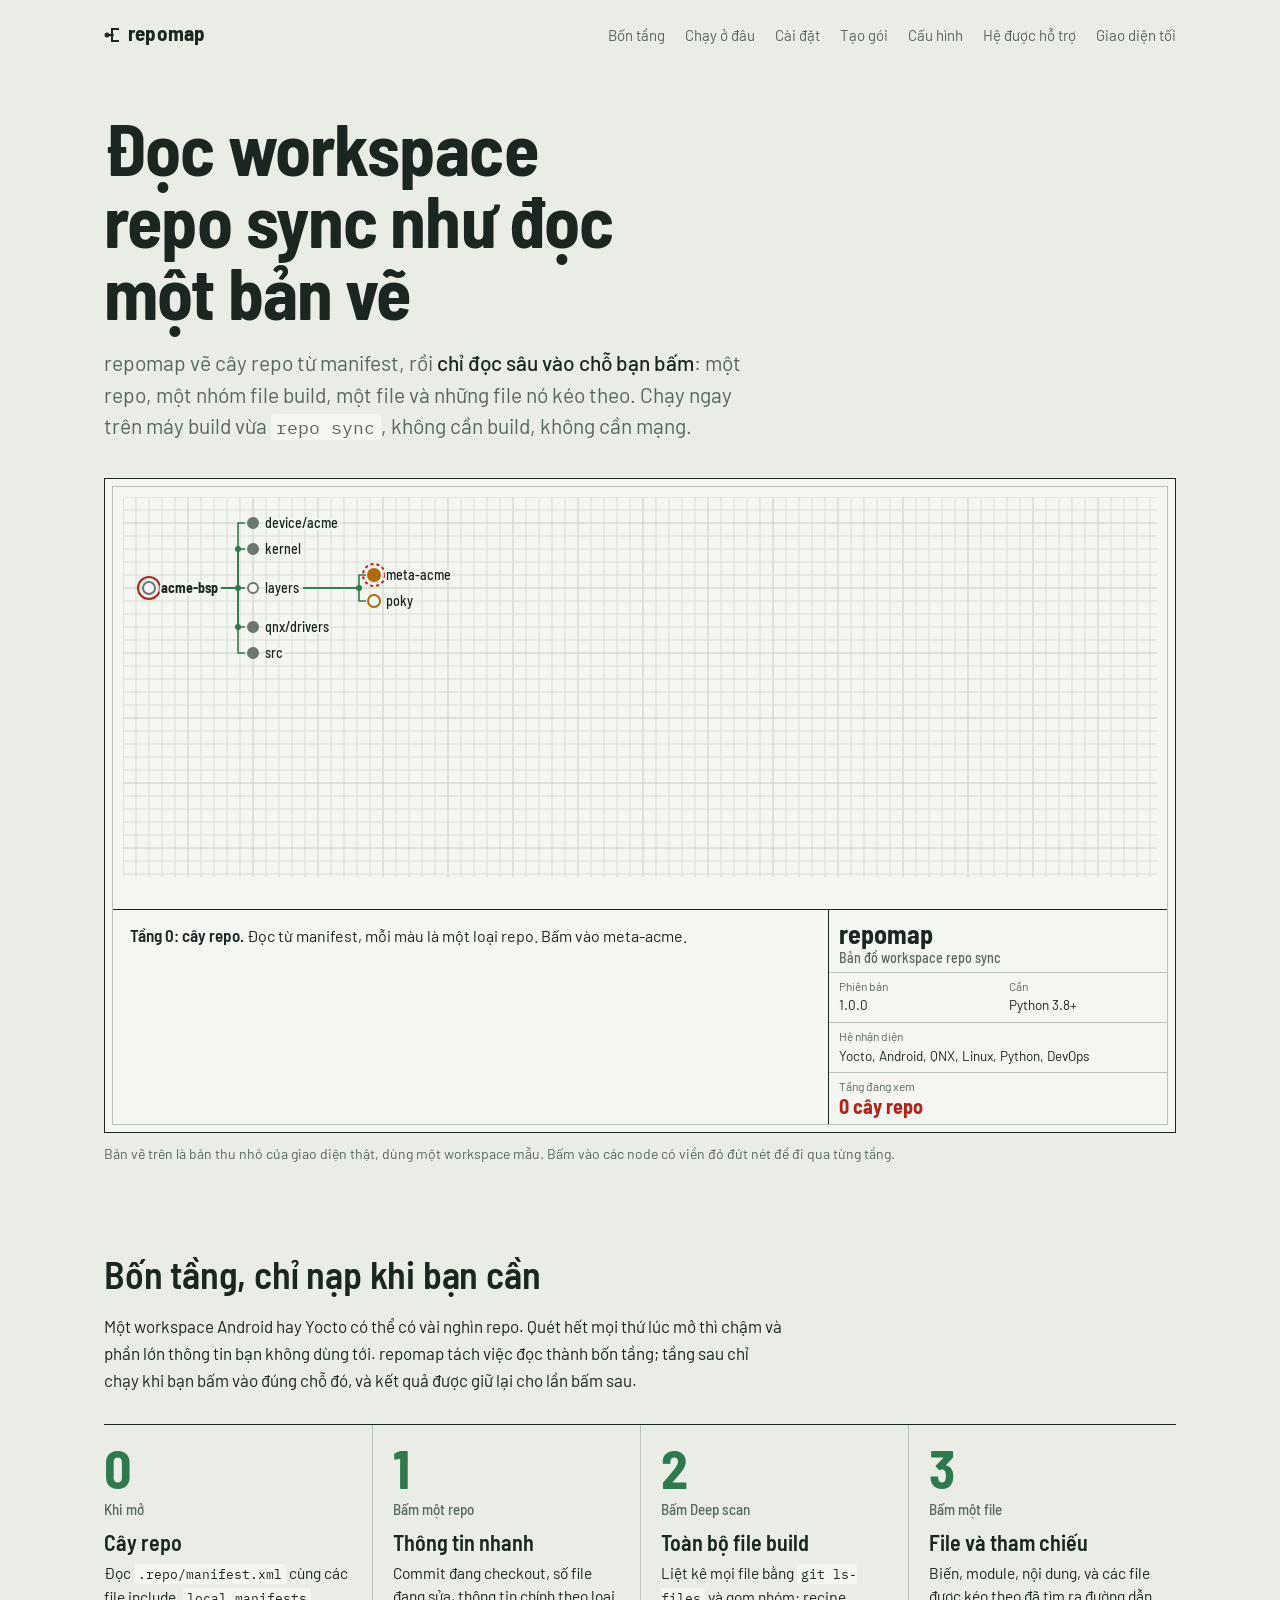
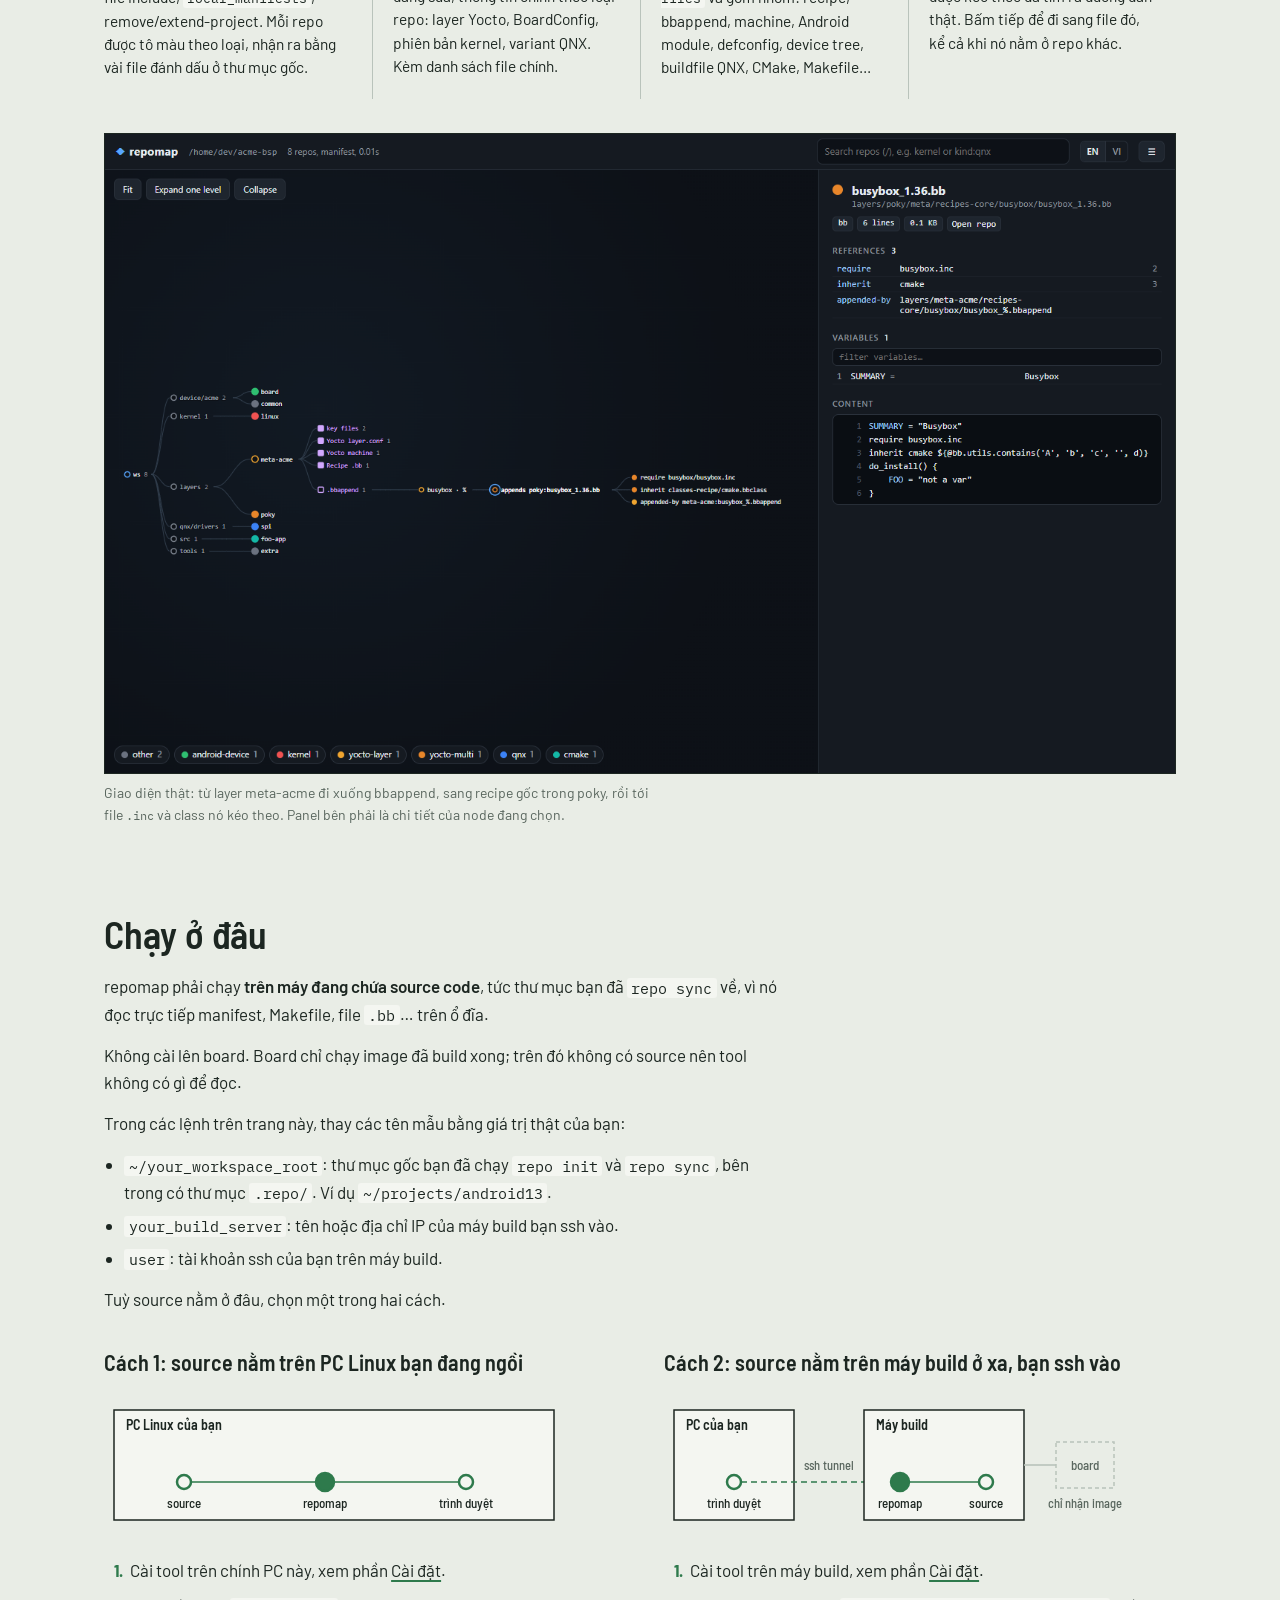
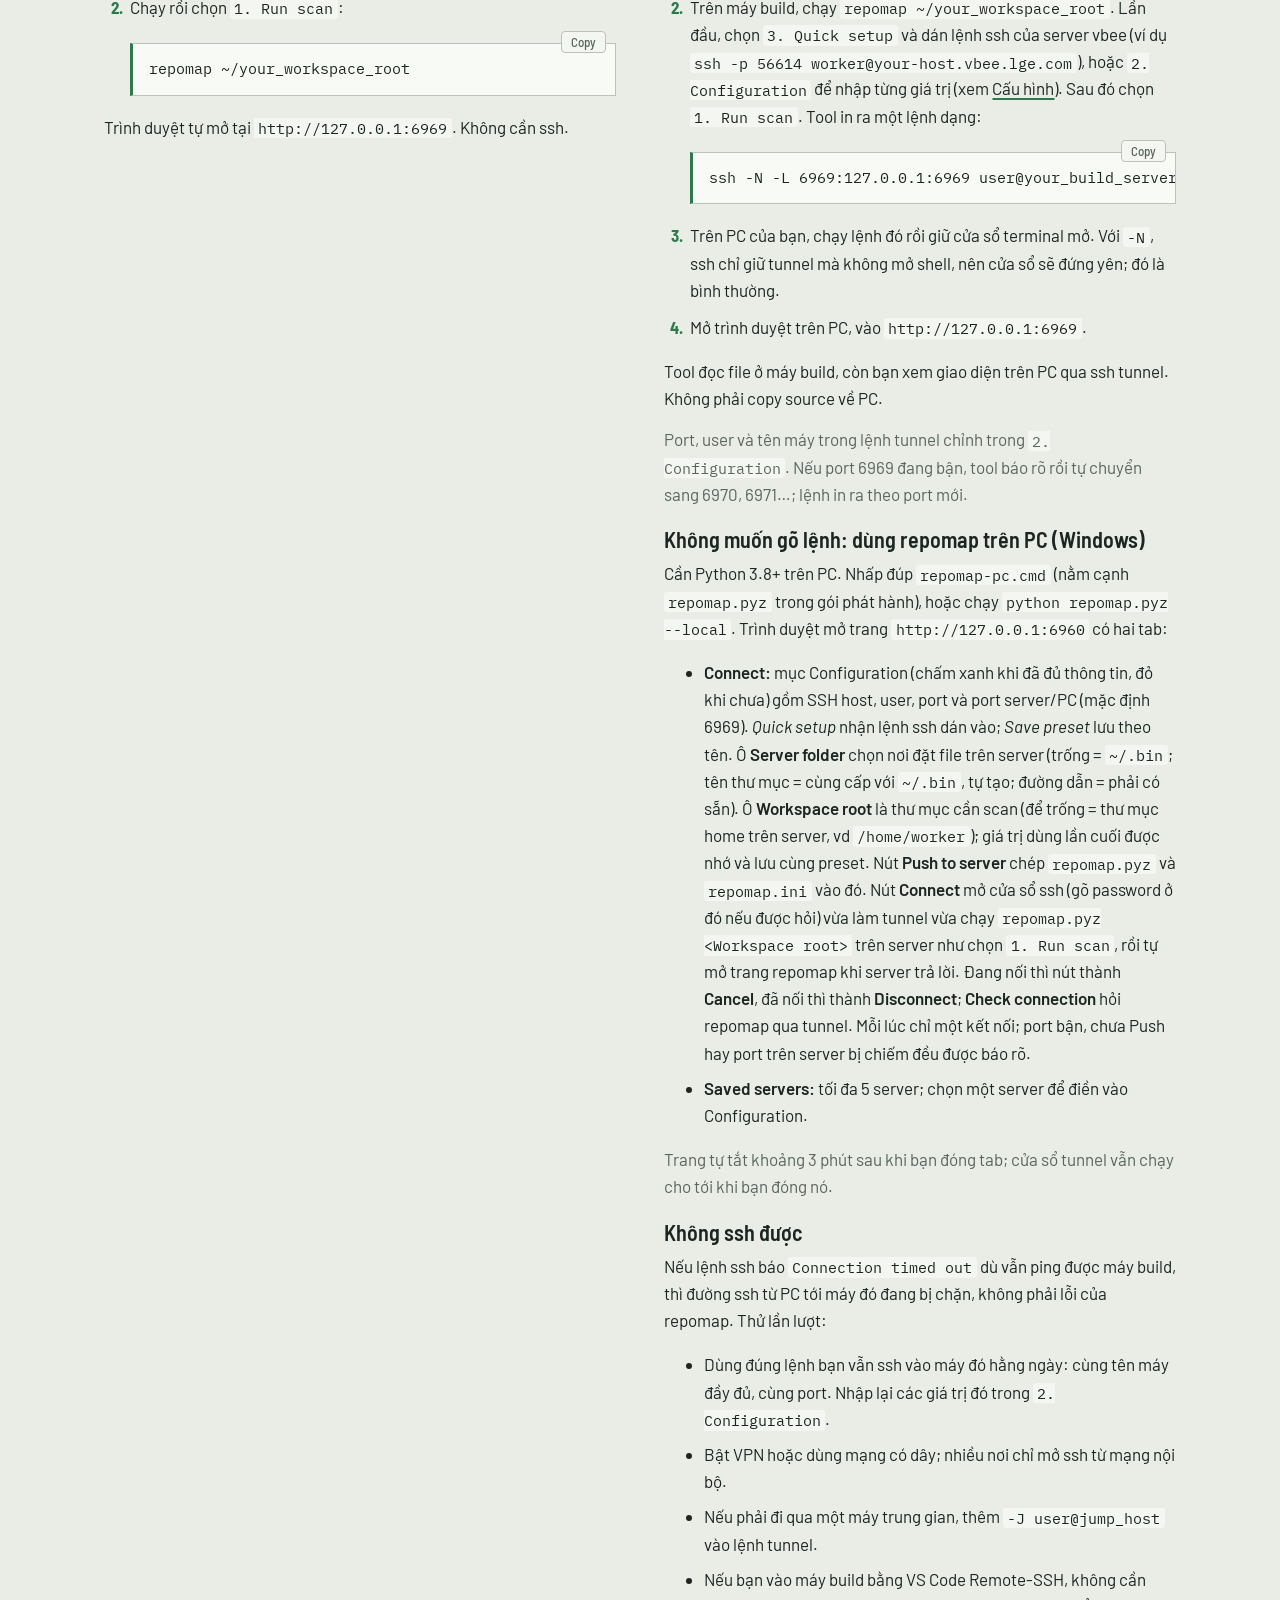
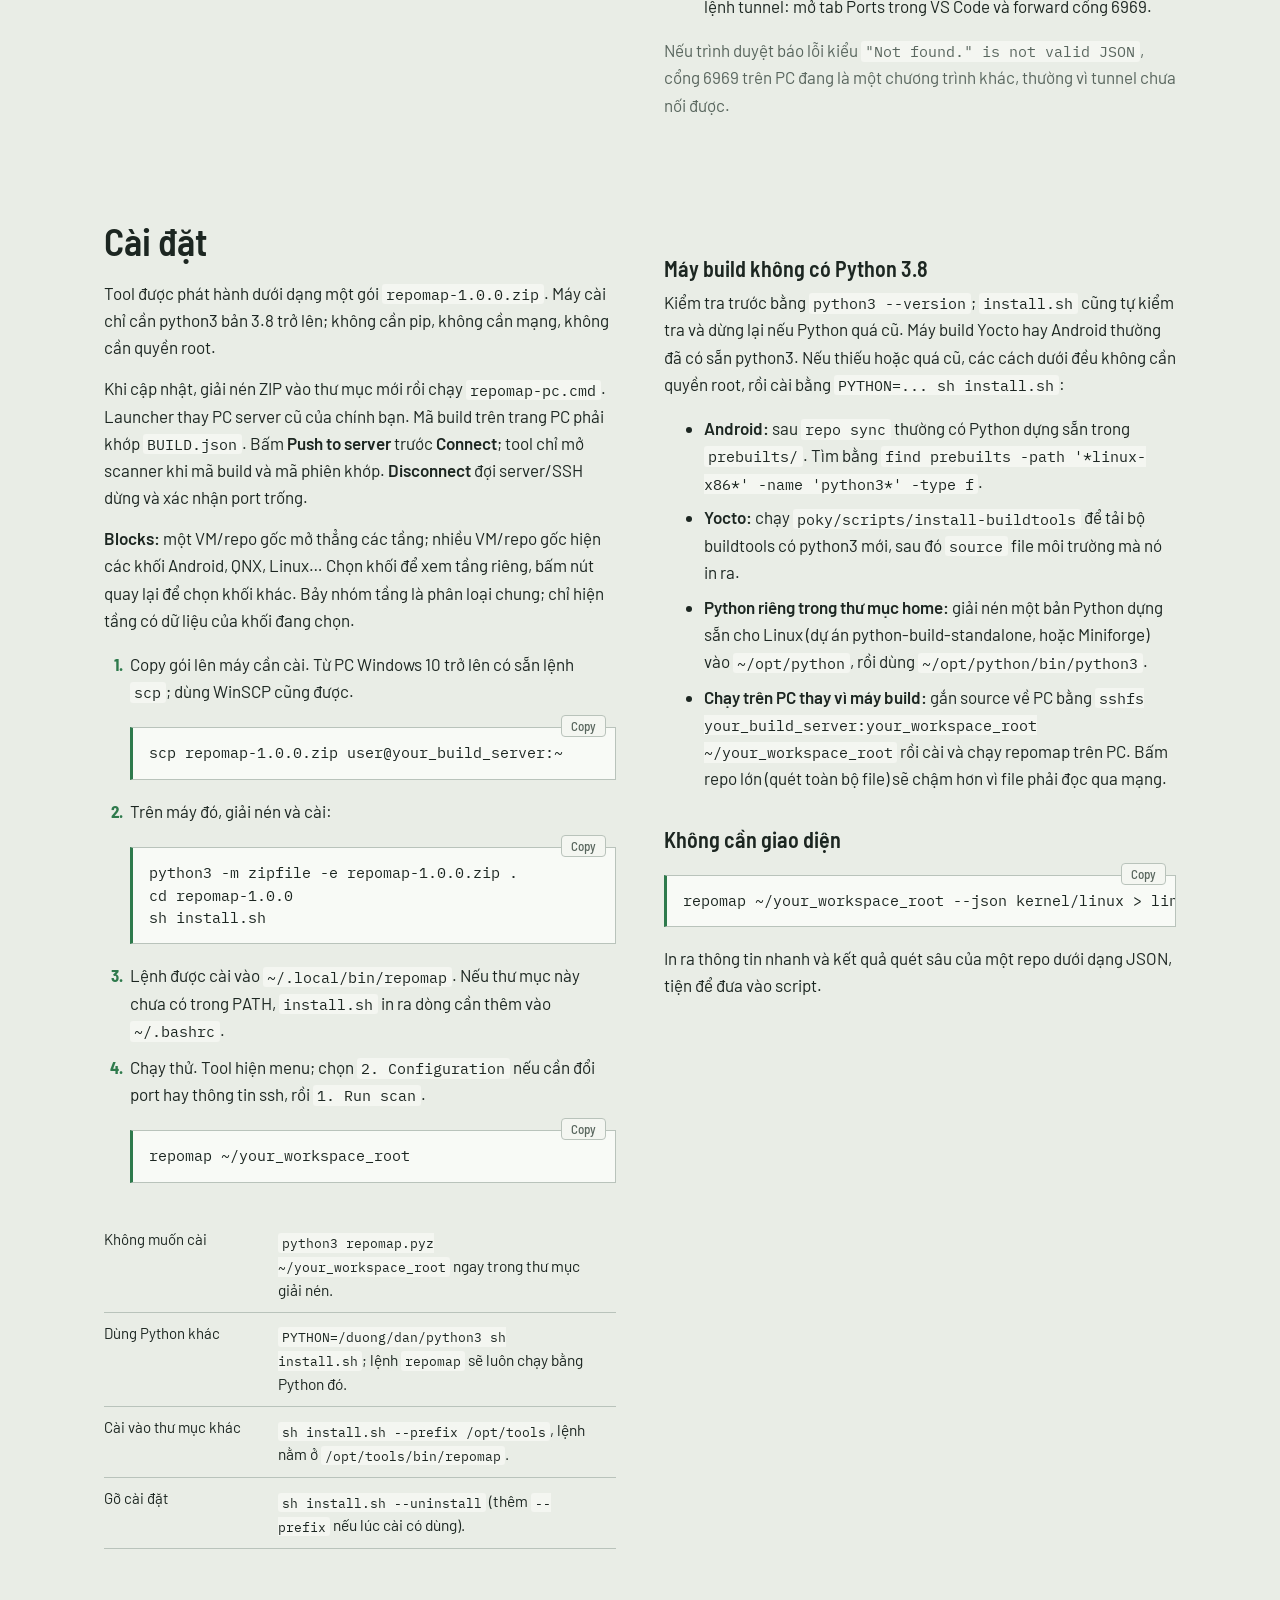
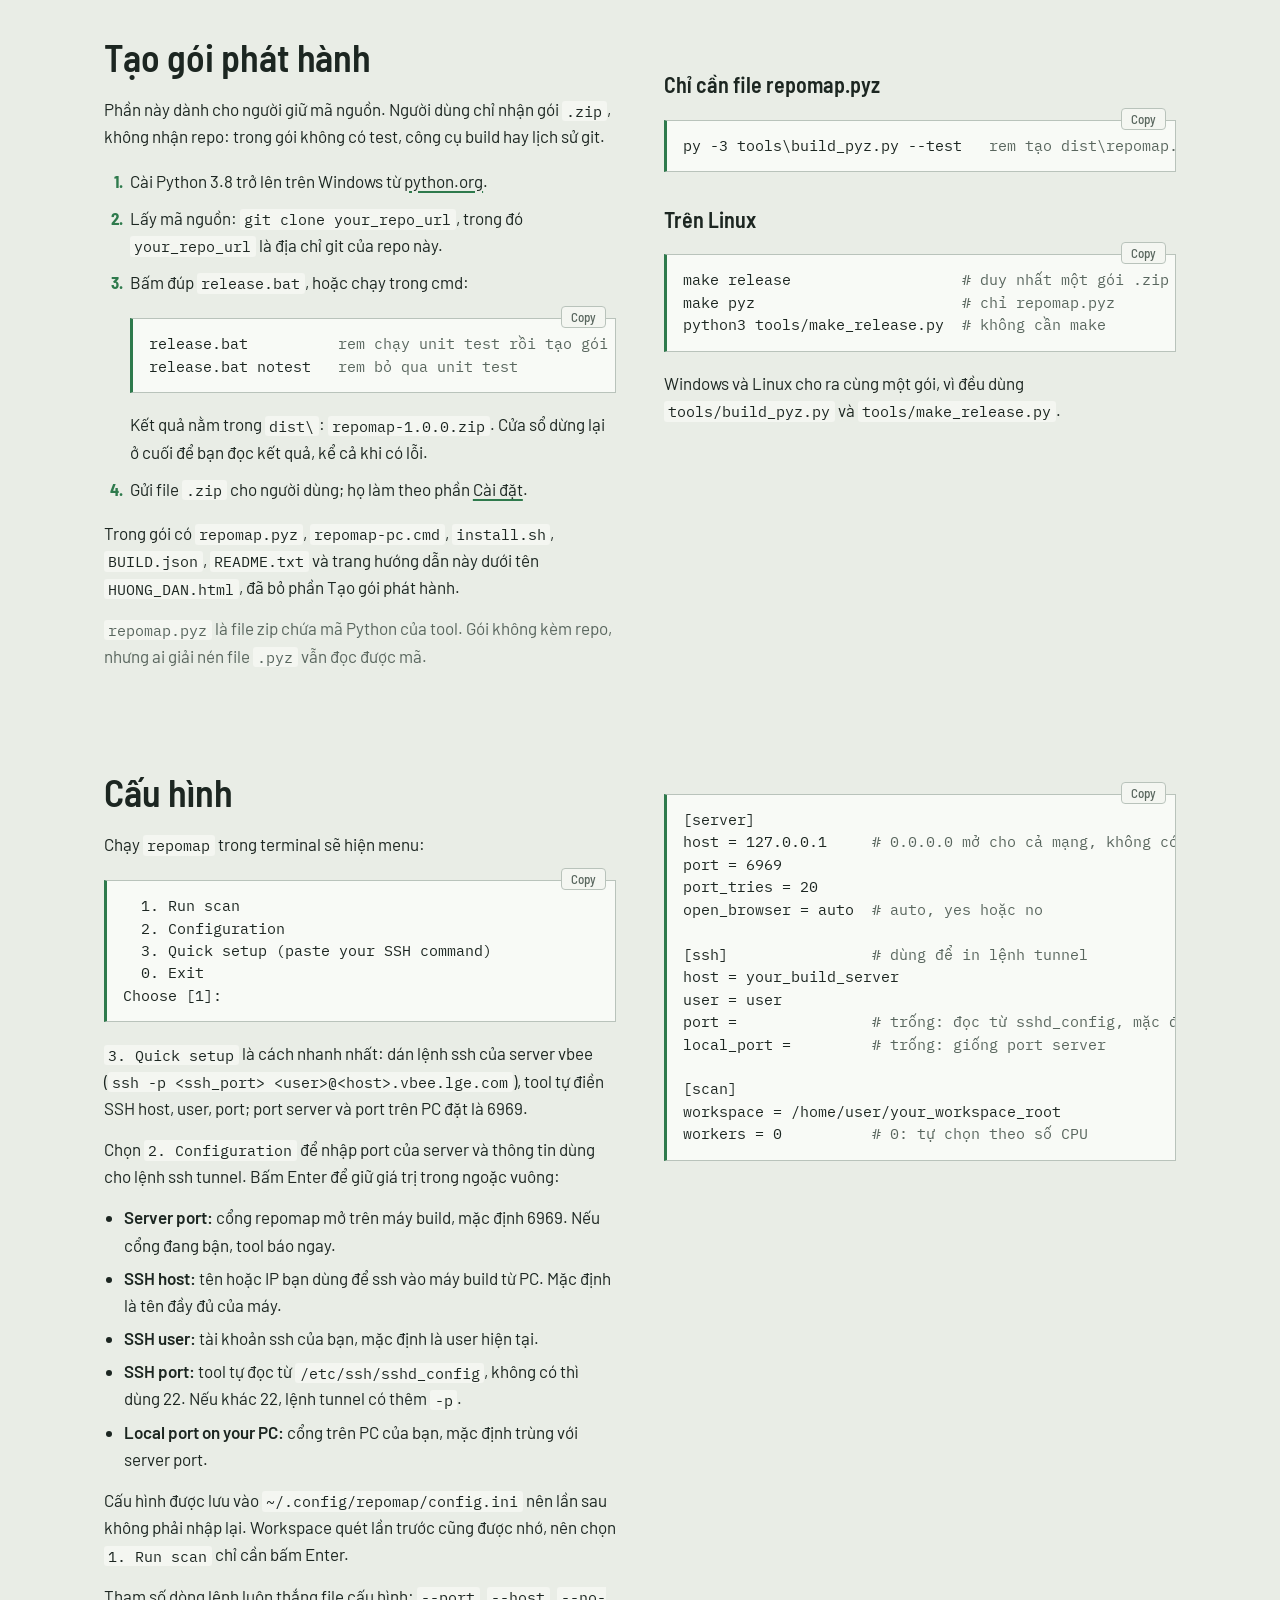
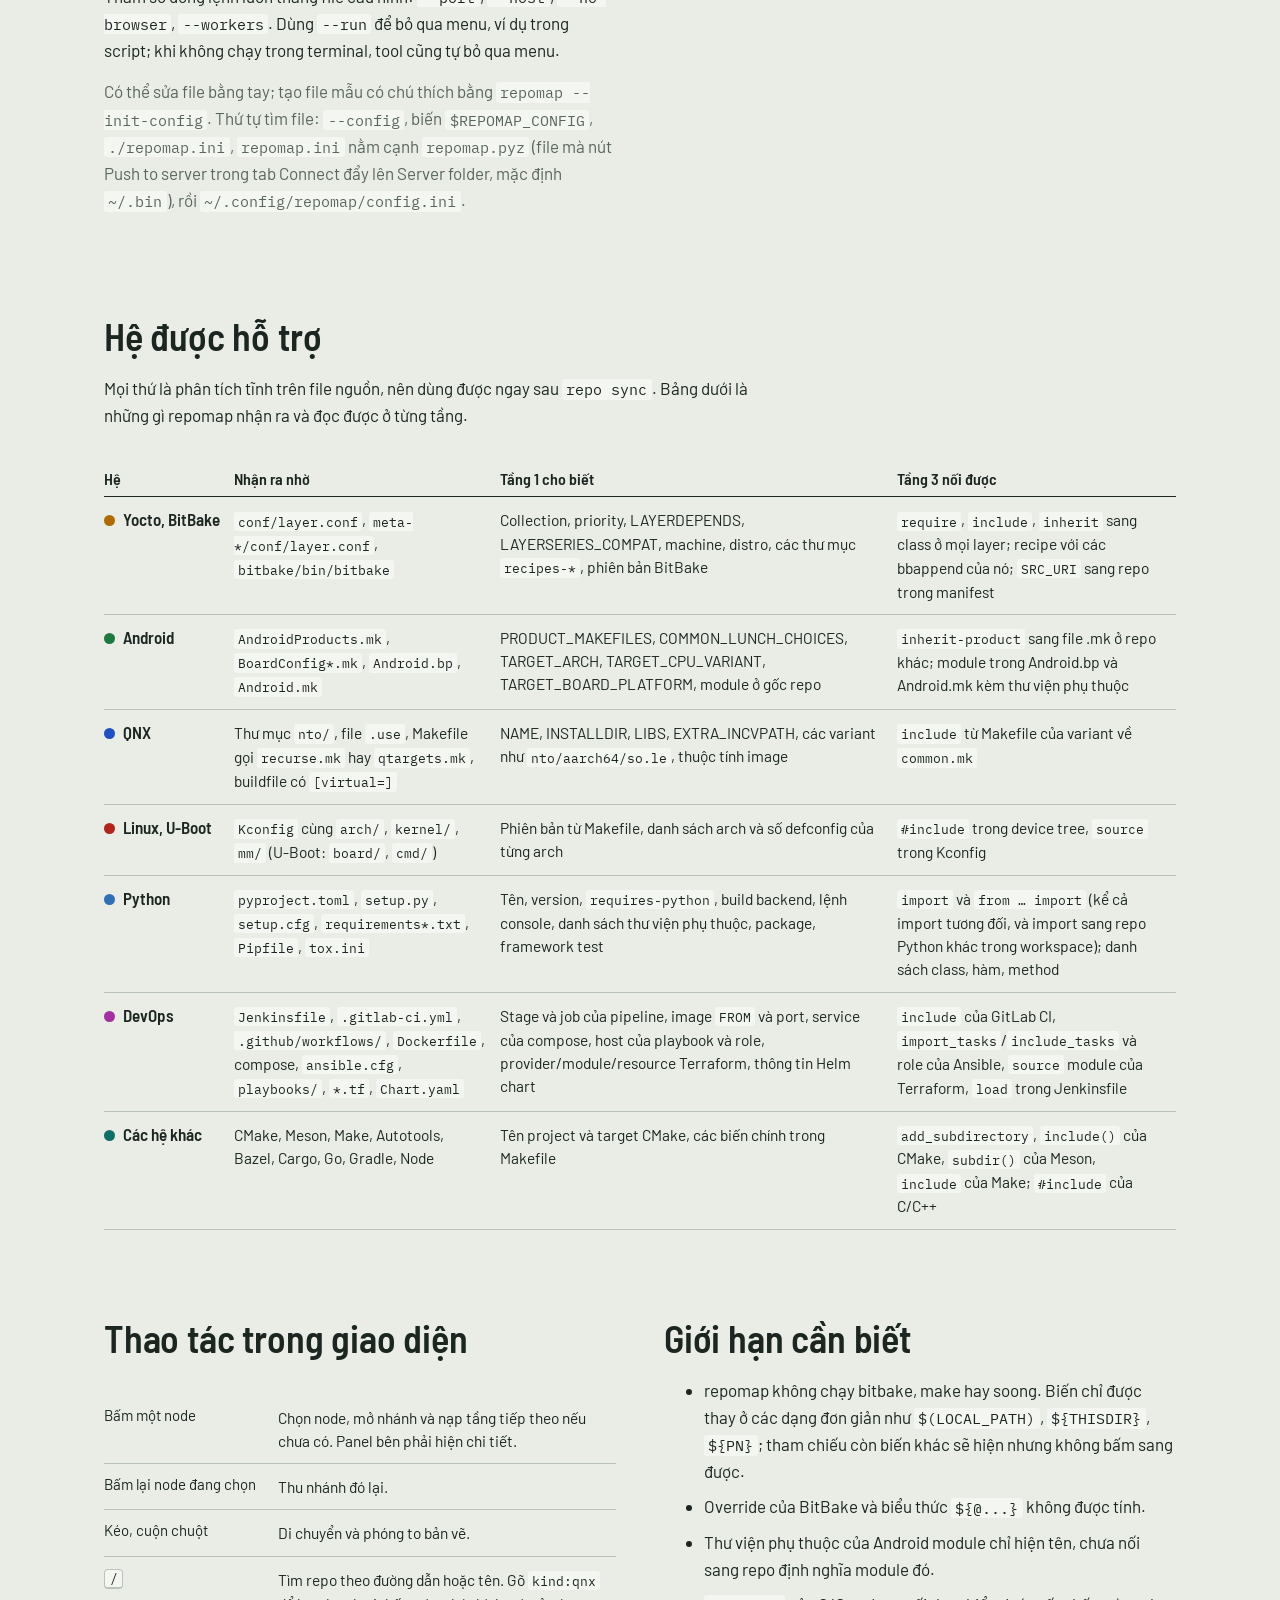
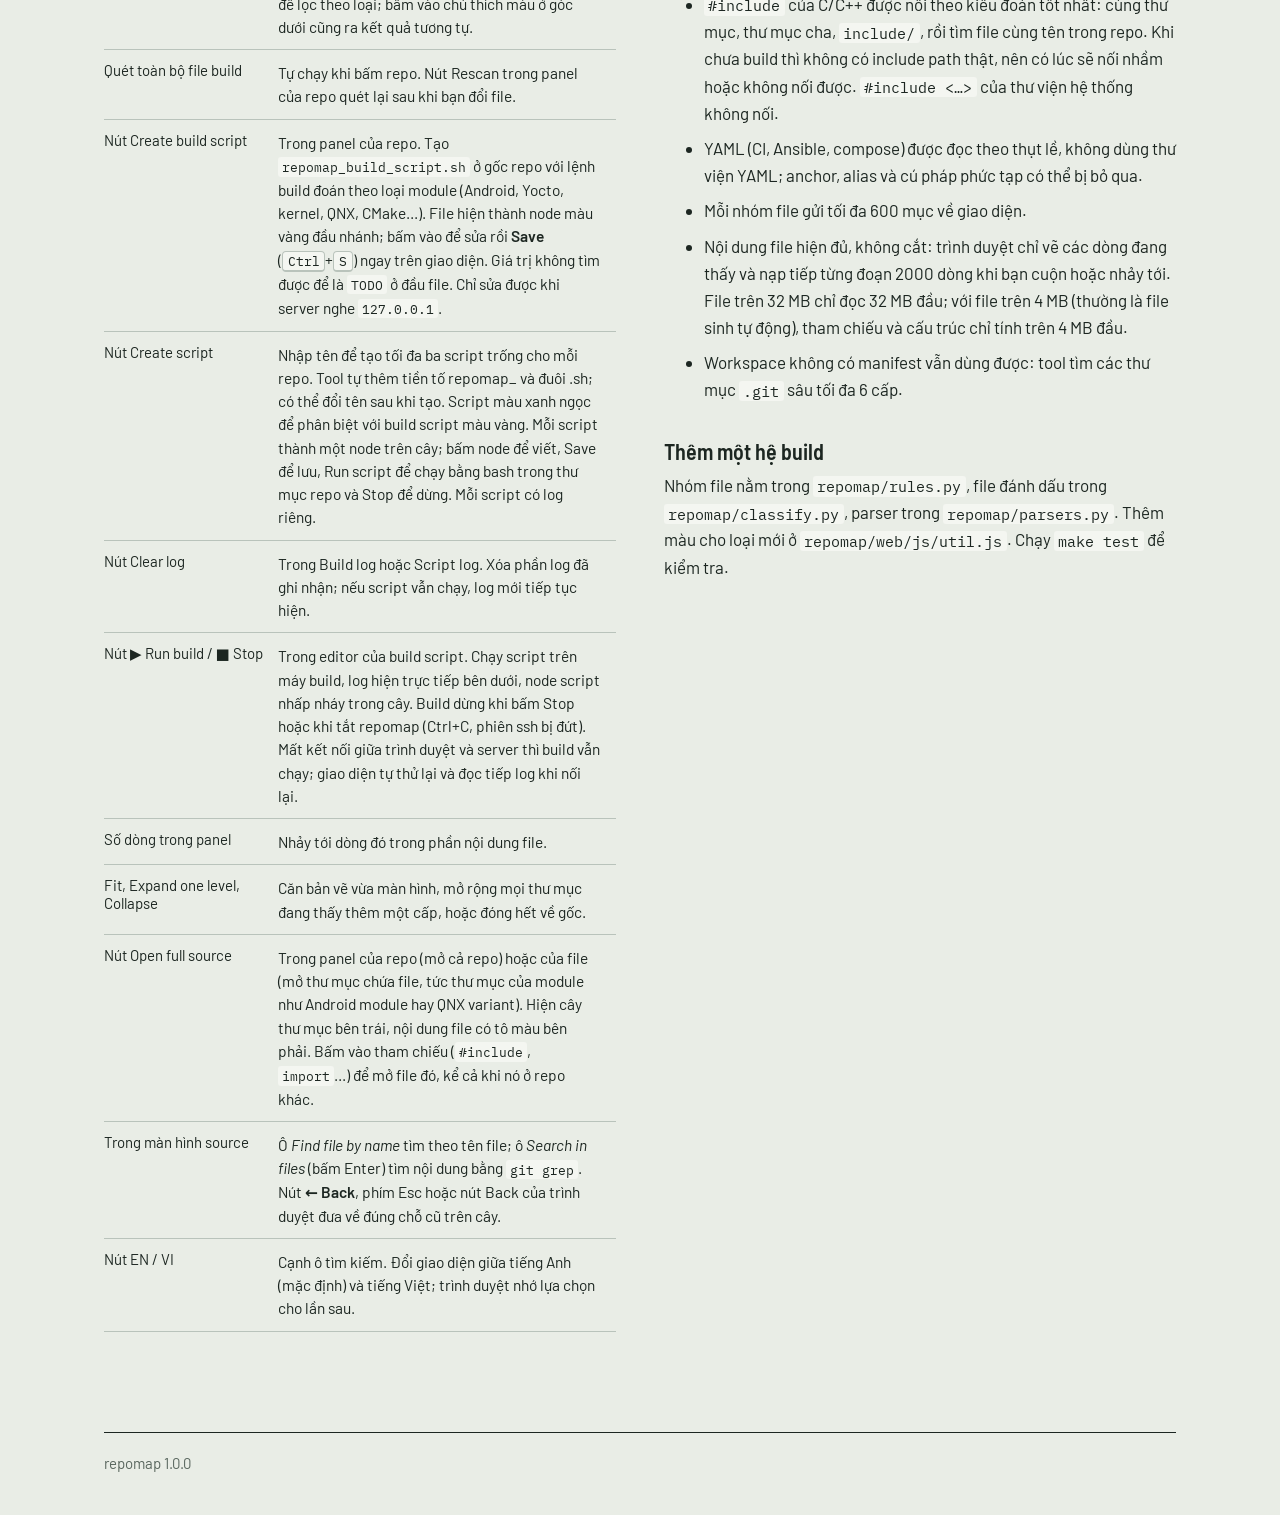
<file: docs/index.html>
<!doctype html>
<html lang="vi">
<head>
<meta charset="utf-8">
<meta name="viewport" content="width=device-width,initial-scale=1">
<title>repomap: bản đồ workspace repo sync</title>
<meta name="description" content="repomap vẽ cây repo từ manifest và chỉ đọc sâu vào chỗ bạn bấm. Dành cho workspace Yocto, Android, QNX, Linux.">
<link rel="preconnect" href="https://fonts.googleapis.com">
<link rel="preconnect" href="https://fonts.gstatic.com" crossorigin>
<link href="https://fonts.googleapis.com/css2?family=Barlow:ital,wght@0,400;0,500;0,600;1,400&family=Barlow+Semi+Condensed:wght@500;600;700&family=IBM+Plex+Mono:wght@400;500&display=swap" rel="stylesheet">
<style>
:root {
  --paper: #e9ede6;
  --sheet: #f4f6f1;
  --ink: #1c2621;
  --muted: #59665e;
  --rule: #b9c3bb;
  --grid: #d7ddd4;
  --grid-major: #c6cec4;
  --trace: #2e7a4c;
  --net: #b42318;
  --k-yocto: #b06a00;
  --k-kernel: #b4231b;
  --k-android: #1d7a3e;
  --k-qnx: #1f4fc4;
  --k-cmake: #0f6f68;
  --k-py: #2f6fb8;
  --k-devops: #a3309f;
  --k-dir: #6c776f;
  --k-cat: #7a3fb0;
  --k-file: #3b4a42;
  --code-bg: #f8faf6;
  --hl: #f3e3b3;
  --display: "Barlow Semi Condensed", "Arial Narrow", sans-serif;
  --text: "Barlow", system-ui, sans-serif;
  --mono: "IBM Plex Mono", ui-monospace, Menlo, Consolas, monospace;
  color-scheme: light;
}
@media (prefers-color-scheme: dark) {
  :root:not([data-theme="light"]) {
    --paper: #161d19; --sheet: #1d2621; --ink: #dce4dd; --muted: #95a39a; --rule: #34423a;
    --grid: #1f2923; --grid-major: #28342d; --trace: #6cc08f; --net: #ff7a6b;
    --k-yocto: #f0a83a; --k-kernel: #ff7b72; --k-android: #5fd38a; --k-qnx: #7aa7ff; --k-cmake: #3fc7b9; --k-py: #78aef0; --k-devops: #e879f9;
    --k-dir: #8e9a92; --k-cat: #c79cff; --k-file: #b8c4bc; --code-bg: #121815; --hl: #4a3d12;
    color-scheme: dark;
  }
}
:root[data-theme="dark"] {
  --paper: #161d19; --sheet: #1d2621; --ink: #dce4dd; --muted: #95a39a; --rule: #34423a;
  --grid: #1f2923; --grid-major: #28342d; --trace: #6cc08f; --net: #ff7a6b;
  --k-yocto: #f0a83a; --k-kernel: #ff7b72; --k-android: #5fd38a; --k-qnx: #7aa7ff; --k-cmake: #3fc7b9; --k-py: #78aef0; --k-devops: #e879f9;
  --k-dir: #8e9a92; --k-cat: #c79cff; --k-file: #b8c4bc; --code-bg: #121815; --hl: #4a3d12;
  color-scheme: dark;
}

* { box-sizing: border-box; }
html { -webkit-text-size-adjust: 100%; }
body {
  margin: 0; background: var(--paper); color: var(--ink);
  font: 400 17px/1.6 var(--text); font-feature-settings: "kern", "liga";
}
strong { font-weight: 600; }
a { color: inherit; text-decoration-color: var(--trace); text-underline-offset: 3px; text-decoration-thickness: 1.5px; }
a:hover { color: var(--trace); }
:focus-visible { outline: 2px solid var(--net); outline-offset: 2px; }
code, pre, kbd { font-family: var(--mono); font-size: .86em; }
p code, li code, td code { background: var(--sheet); padding: .05em .3em; border-radius: 3px; overflow-wrap: anywhere; }
kbd { border: 1px solid var(--rule); border-bottom-width: 2px; border-radius: 4px; padding: 0 .35em; background: var(--sheet); }

.wrap { max-width: 1120px; margin: 0 auto; padding: 0 24px; }
.prose { max-width: 68ch; }

/* ---------- top ---------- */
.top { display: flex; align-items: baseline; justify-content: space-between; gap: 16px; padding: 22px 0 0; }
.mark { font: 700 21px/1 var(--display); letter-spacing: .01em; text-decoration: none; }
.mark svg { vertical-align: -3px; margin-right: 6px; }
.top nav { display: flex; gap: 20px; font-size: 15px; }
.top nav a { text-decoration: none; color: var(--muted); }
.top nav a:hover { color: var(--ink); }
#theme { font: inherit; font-size: 15px; color: var(--muted); background: none; border: 0; cursor: pointer; padding: 0; }
#theme:hover { color: var(--ink); }

/* ---------- hero ---------- */
.hero h1 {
  font: 700 clamp(40px, 6.4vw, 72px)/1 var(--display);
  letter-spacing: -.012em; margin: 64px 0 20px; max-width: 15ch;
}
.lede { font-size: 21px; line-height: 1.5; color: var(--muted); max-width: 54ch; margin: 0 0 36px; }
.lede strong { color: var(--ink); font-weight: 500; }

.drawing { position: relative; border: 1.5px solid var(--ink); background: var(--sheet); }
.drawing::before {                       /* le trong cua ban ve */
  content: ""; position: absolute; inset: 7px; border: 1px solid var(--rule); pointer-events: none;
}
.canvas { overflow-x: auto; overflow-y: hidden; padding: 18px 18px 0; min-height: 430px; }
#schematic { display: block; }
#schematic .grid-minor { stroke: var(--grid); }
#schematic .grid-major { stroke: var(--grid-major); }
.wire { fill: none; stroke: var(--trace); stroke-width: 1.6; }
.junction { fill: var(--trace); }
.pin text { font: 500 14px var(--display); fill: var(--ink); paint-order: stroke; stroke: var(--sheet); stroke-width: 4px; stroke-linejoin: round; }
.pin .count { fill: var(--muted); }
.pin { cursor: pointer; }
.pin:focus { outline: none; }
.pin:focus-visible .ring, .pin.sel .ring { opacity: 1; }
.pin .ring { fill: none; stroke: var(--net); stroke-width: 2; opacity: 0; }
.pin.hint .ring { opacity: 1; stroke-dasharray: 3 3; }
.pin.sel text { font-weight: 700; }
.pin.t-action text { fill: var(--net); font-weight: 600; }
.pin:hover text { fill: var(--trace); }

.caption {
  display: grid; grid-template-columns: 1fr 340px; border-top: 1.5px solid var(--ink); margin: 0 7px 7px;
}
.say { padding: 14px 18px; font-size: 16px; line-height: 1.5; min-height: 88px; }
.say b { font: 600 17px var(--display); }
.titleblock { border-left: 1.5px solid var(--ink); display: grid; grid-template-columns: 1fr 1fr; font-size: 13.5px; }
.titleblock div { padding: 6px 10px; border-bottom: 1px solid var(--rule); }
.titleblock div:nth-child(odd):not(.full) { border-right: 1px solid var(--rule); }
.titleblock .full { grid-column: 1 / -1; }
.titleblock .name { font: 700 26px/1.05 var(--display); padding-top: 10px; }
.titleblock .name small { display: block; font: 500 14px var(--display); color: var(--muted); margin-top: 2px; }
.titleblock span { display: block; font-size: 12px; color: var(--muted); line-height: 1.3; }
.titleblock .last { border-bottom: 0; }
#layer-now { font: 700 20px/1.1 var(--display); color: var(--net); }
.drawing-note { font-size: 14px; color: var(--muted); margin: 10px 0 0; }

/* ---------- sections ---------- */
section { padding: 88px 0 0; }
h2 { font: 600 38px/1.08 var(--display); letter-spacing: -.005em; margin: 0 0 18px; }
h3 { font: 600 22px/1.2 var(--display); margin: 34px 0 8px; }
p { margin: 0 0 14px; }
.sub { color: var(--muted); }

.layers { list-style: none; padding: 0; margin: 30px 0 0; display: grid; grid-template-columns: repeat(4, 1fr); border-top: 1.5px solid var(--ink); }
.layers li { padding: 16px 20px 6px 0; }
.layers li + li { padding-left: 20px; border-left: 1px solid var(--rule); }
.layers .n { font: 700 54px/1 var(--display); color: var(--trace); display: block; }
.layers h3 { margin: 6px 0 6px; }
.layers p { font-size: 15.5px; line-height: 1.5; }
.layers .when { font: 500 15px var(--display); color: var(--muted); }

figure { margin: 34px 0 0; }
figure img { width: 100%; height: auto; display: block; border: 1.5px solid var(--ink); }
figcaption { font-size: 14px; color: var(--muted); margin-top: 8px; max-width: 70ch; }

.cmd { position: relative; margin: 12px 0 18px; }
pre {
  margin: 0; padding: 14px 16px; background: var(--code-bg); border: 1px solid var(--rule); border-left: 3px solid var(--trace);
  overflow-x: auto; line-height: 1.55; font-size: 14.5px;
}
pre .c { color: var(--muted); }
.cmd { margin-top: 22px; }
.copy {
  position: absolute; top: -12px; right: 10px; font: 500 13px var(--display); color: var(--muted);
  background: var(--sheet); border: 1px solid var(--rule); border-radius: 4px; padding: 2px 9px; cursor: pointer;
}
.copy:hover { color: var(--ink); border-color: var(--ink); }

.ways { margin-top: 18px; }
.ways h3 { margin-top: 18px; }
.setup { width: 100%; max-width: 460px; height: auto; display: block; margin: 14px 0 6px; }
.setup .box { fill: var(--sheet); stroke: var(--ink); stroke-width: 1.5; }
.setup .box.faint { stroke: var(--rule); stroke-dasharray: 4 3; fill: none; }
.setup .box-t { font: 600 14px var(--display); fill: var(--ink); }
.setup .pad { fill: var(--sheet); stroke: var(--trace); stroke-width: 2.5; }
.setup .pad.tool { fill: var(--trace); }
.setup .pin-t { font: 500 13px var(--display); fill: var(--ink); text-anchor: middle; }
.setup .wire-t { font: 500 12.5px var(--display); fill: var(--muted); text-anchor: middle; }
.setup .wire.dash { stroke-dasharray: 6 4; }
.setup .wire.faint { stroke: var(--rule); }
.setup .faint-t { fill: var(--muted); }
.steps { padding-left: 1.3em; }
.steps li { margin-bottom: 10px; padding-left: 4px; }
.steps li::marker { font: 700 17px var(--display); color: var(--trace); }

.split { display: grid; grid-template-columns: minmax(0, 1fr) minmax(0, 1fr); gap: 48px; align-items: start; }

table { width: 100%; border-collapse: collapse; font-size: 15.5px; line-height: 1.5; margin-top: 18px; }
th { font: 600 16px var(--display); text-align: left; padding: 8px 14px 8px 0; border-bottom: 1.5px solid var(--ink); vertical-align: bottom; }
td { padding: 11px 14px 11px 0; border-bottom: 1px solid var(--rule); vertical-align: top; }
td:first-child { font: 600 17px/1.3 var(--display); white-space: nowrap; }
.sw { display: inline-block; width: 11px; height: 11px; border-radius: 50%; margin-right: 8px; vertical-align: 0; }
.tbl { overflow-x: auto; }
.tbl table:not(.keys) { min-width: 760px; }
.keys td:first-child { font: 400 15px var(--text); white-space: normal; width: 34%; }

.limits li { margin-bottom: 8px; }
.names { padding-left: 1.2em; margin: 0 0 14px; }
.names li { margin-bottom: 6px; }

footer { margin: 100px 0 0; border-top: 1.5px solid var(--ink); padding: 18px 0 40px; display: flex; justify-content: space-between; gap: 16px; flex-wrap: wrap; font-size: 15px; color: var(--muted); }

@media (max-width: 860px) {
  .caption { grid-template-columns: 1fr; }
  .titleblock { border-left: 0; border-top: 1.5px solid var(--ink); }
  .layers { grid-template-columns: 1fr 1fr; }
  .layers li:nth-child(3) { border-left: 0; padding-left: 0; }
  .split { grid-template-columns: minmax(0, 1fr); gap: 0; }
  .split > * + * { margin-top: 56px; }
}
@media (max-width: 560px) {
  .wrap { padding: 0 16px; }
  .top nav a:not(:last-child) { display: none; }
  .layers { grid-template-columns: 1fr; }
  .layers li + li { border-left: 0; padding-left: 0; border-top: 1px solid var(--rule); }
  .lede { font-size: 19px; }
  h2 { font-size: 32px; }
  .canvas { min-height: 360px; }
}
@media (prefers-reduced-motion: reduce) { * { scroll-behavior: auto !important; } }
</style>
</head>
<body>
<div class="wrap">

<header class="top">
  <a class="mark" href="#">
    <svg width="18" height="18" viewBox="0 0 18 18" aria-hidden="true"><path d="M3 9h5V3h7M8 9v6h7" fill="none" stroke="currentColor" stroke-width="2"/><circle cx="3" cy="9" r="2.5" fill="currentColor"/><circle cx="8" cy="9" r="1.8" fill="currentColor"/></svg>repomap</a>
  <nav aria-label="Mục lục">
    <a href="#tang">Bốn tầng</a>
    <a href="#chay">Chạy ở đâu</a>
    <a href="#cai-dat">Cài đặt</a>
    <!-- maintainer:start --><a href="#dong-goi">Tạo gói</a><!-- maintainer:end -->
    <a href="#cau-hinh">Cấu hình</a>
    <a href="#nhan-dien">Hệ được hỗ trợ</a>
    <button id="theme" type="button">Giao diện tối</button>
  </nav>
</header>

<main>
<section class="hero" style="padding-top:0">
  <h1>Đọc workspace repo sync như đọc một bản vẽ</h1>
  <p class="lede">repomap vẽ cây repo từ manifest, rồi <strong>chỉ đọc sâu vào chỗ bạn bấm</strong>: một repo, một nhóm file build, một file và những file nó kéo theo. Chạy ngay trên máy build vừa <code>repo sync</code>, không cần build, không cần mạng.</p>

  <figure class="drawing" style="margin:0" aria-label="Bản vẽ minh hoạ, bấm vào các node để thử">
    <div class="canvas"><svg id="schematic" role="tree" aria-label="Cây repo minh hoạ"></svg></div>
    <div class="caption">
      <div class="say" id="say" aria-live="polite"></div>
      <div class="titleblock">
        <div class="full name">repomap<small>Bản đồ workspace repo sync</small></div>
        <div><span>Phiên bản</span>1.0.0</div>
        <div><span>Cần</span>Python 3.8+</div>
        <div class="full"><span>Hệ nhận diện</span>Yocto, Android, QNX, Linux, Python, DevOps</div>
        <div class="full last"><span>Tầng đang xem</span><b id="layer-now">0 cây repo</b></div>
      </div>
    </div>
  </figure>
  <p class="drawing-note">Bản vẽ trên là bản thu nhỏ của giao diện thật, dùng một workspace mẫu. Bấm vào các node có viền đỏ đứt nét để đi qua từng tầng.</p>
</section>

<section id="tang">
  <div class="prose">
    <h2>Bốn tầng, chỉ nạp khi bạn cần</h2>
    <p>Một workspace Android hay Yocto có thể có vài nghìn repo. Quét hết mọi thứ lúc mở thì chậm và phần lớn thông tin bạn không dùng tới. repomap tách việc đọc thành bốn tầng; tầng sau chỉ chạy khi bạn bấm vào đúng chỗ đó, và kết quả được giữ lại cho lần bấm sau.</p>
  </div>
  <ol class="layers">
    <li><span class="n">0</span><span class="when">Khi mở</span><h3>Cây repo</h3>
      <p>Đọc <code>.repo/manifest.xml</code> cùng các file include, <code>local_manifests</code>, remove/extend-project. Mỗi repo được tô màu theo loại, nhận ra bằng vài file đánh dấu ở thư mục gốc.</p></li>
    <li><span class="n">1</span><span class="when">Bấm một repo</span><h3>Thông tin nhanh</h3>
      <p>Commit đang checkout, số file đang sửa, thông tin chính theo loại repo: layer Yocto, BoardConfig, phiên bản kernel, variant QNX. Kèm danh sách file chính.</p></li>
    <li><span class="n">2</span><span class="when">Bấm Deep scan</span><h3>Toàn bộ file build</h3>
      <p>Liệt kê mọi file bằng <code>git ls-files</code> và gom nhóm: recipe, bbappend, machine, Android module, defconfig, device tree, buildfile QNX, CMake, Makefile…</p></li>
    <li><span class="n">3</span><span class="when">Bấm một file</span><h3>File và tham chiếu</h3>
      <p>Biến, module, nội dung, và các file được kéo theo đã tìm ra đường dẫn thật. Bấm tiếp để đi sang file đó, kể cả khi nó nằm ở repo khác.</p></li>
  </ol>
  <figure>
    <img src="app.png" width="1440" height="860" alt="Giao diện repomap: cây repo bên trái đã mở tới busybox_1.36.bb, panel bên phải hiện tham chiếu require, inherit, appended-by và nội dung file.">
    <figcaption>Giao diện thật: từ layer meta-acme đi xuống bbappend, sang recipe gốc trong poky, rồi tới file <code>.inc</code> và class nó kéo theo. Panel bên phải là chi tiết của node đang chọn.</figcaption>
  </figure>
</section>

<section id="chay">
  <div class="prose">
    <h2>Chạy ở đâu</h2>
    <p>repomap phải chạy <strong>trên máy đang chứa source code</strong>, tức thư mục bạn đã <code>repo sync</code> về, vì nó đọc trực tiếp manifest, Makefile, file <code>.bb</code>… trên ổ đĩa.</p>
    <p>Không cài lên board. Board chỉ chạy image đã build xong; trên đó không có source nên tool không có gì để đọc.</p>
    <p>Trong các lệnh trên trang này, thay các tên mẫu bằng giá trị thật của bạn:</p>
    <ul class="names">
      <li><code>~/your_workspace_root</code>: thư mục gốc bạn đã chạy <code>repo init</code> và <code>repo sync</code>, bên trong có thư mục <code>.repo/</code>. Ví dụ <code>~/projects/android13</code>.</li>
      <li><code>your_build_server</code>: tên hoặc địa chỉ IP của máy build bạn ssh vào.</li>
      <li><code>user</code>: tài khoản ssh của bạn trên máy build.</li>
    </ul>
    <p>Tuỳ source nằm ở đâu, chọn một trong hai cách.</p>
  </div>

  <div class="split ways">
    <div>
      <h3>Cách 1: source nằm trên PC Linux bạn đang ngồi</h3>
      <svg class="setup" viewBox="0 0 460 150" role="img" aria-label="Một PC chứa cả source, repomap và trình duyệt">
        <rect class="box" x="10" y="20" width="440" height="110"/>
        <text class="box-t" x="22" y="40">PC Linux của bạn</text>
        <path class="wire" d="M87 92H212M230 92H355"/>
        <circle class="pad" cx="80" cy="92" r="7"/><text class="pin-t" x="80" y="118">source</text>
        <circle class="pad tool" cx="221" cy="92" r="9"/><text class="pin-t" x="221" y="118">repomap</text>
        <circle class="pad" cx="362" cy="92" r="7"/><text class="pin-t" x="362" y="118">trình duyệt</text>
      </svg>
      <ol class="steps">
        <li>Cài tool trên chính PC này, xem phần <a href="#cai-dat">Cài đặt</a>.</li>
        <li>Chạy rồi chọn <code>1. Run scan</code>:
          <div class="cmd"><pre>repomap ~/your_workspace_root</pre></div></li>
      </ol>
      <p>Trình duyệt tự mở tại <code>http://127.0.0.1:6969</code>. Không cần ssh.</p>
    </div>
    <div>
      <h3 id="xa">Cách 2: source nằm trên máy build ở xa, bạn ssh vào</h3>
      <svg class="setup" viewBox="0 0 460 150" role="img" aria-label="Trình duyệt trên PC nối qua ssh tunnel tới repomap trên máy build; board chỉ nhận image">
        <rect class="box" x="10" y="20" width="120" height="110"/>
        <text class="box-t" x="22" y="40">PC của bạn</text>
        <circle class="pad" cx="70" cy="92" r="7"/><text class="pin-t" x="70" y="118">trình duyệt</text>
        <path class="wire dash" d="M77 92H227"/>
        <text class="wire-t" x="165" y="80">ssh tunnel</text>
        <rect class="box" x="200" y="20" width="160" height="110"/>
        <text class="box-t" x="212" y="40">Máy build</text>
        <circle class="pad tool" cx="236" cy="92" r="9"/><text class="pin-t" x="236" y="118">repomap</text>
        <path class="wire" d="M245 92H315"/>
        <circle class="pad" cx="322" cy="92" r="7"/><text class="pin-t" x="322" y="118">source</text>
        <path class="wire faint" d="M360 75H392"/>
        <rect class="box faint" x="392" y="52" width="58" height="46"/>
        <text class="pin-t faint-t" x="421" y="80">board</text>
        <text class="wire-t faint-t" x="421" y="118">chỉ nhận image</text>
      </svg>
      <ol class="steps">
        <li>Cài tool trên máy build, xem phần <a href="#cai-dat">Cài đặt</a>.</li>
        <li>Trên máy build, chạy <code>repomap ~/your_workspace_root</code>. Lần đầu, chọn <code>3. Quick setup</code> và dán lệnh ssh của server vbee (ví dụ <code>ssh -p 56614 worker@your-host.vbee.lge.com</code>), hoặc <code>2. Configuration</code> để nhập từng giá trị (xem <a href="#cau-hinh">Cấu hình</a>). Sau đó chọn <code>1. Run scan</code>. Tool in ra một lệnh dạng:
          <div class="cmd"><pre>ssh -N -L 6969:127.0.0.1:6969 user@your_build_server</pre></div></li>
        <li>Trên PC của bạn, chạy lệnh đó rồi giữ cửa sổ terminal mở. Với <code>-N</code>, ssh chỉ giữ tunnel mà không mở shell, nên cửa sổ sẽ đứng yên; đó là bình thường.</li>
        <li>Mở trình duyệt trên PC, vào <code>http://127.0.0.1:6969</code>.</li>
      </ol>
      <p>Tool đọc file ở máy build, còn bạn xem giao diện trên PC qua ssh tunnel. Không phải copy source về PC.</p>
      <p class="sub">Port, user và tên máy trong lệnh tunnel chỉnh trong <code>2. Configuration</code>. Nếu port 6969 đang bận, tool báo rõ rồi tự chuyển sang 6970, 6971…; lệnh in ra theo port mới.</p>
      <h3 id="pc">Không muốn gõ lệnh: dùng repomap trên PC (Windows)</h3>
      <p>Cần Python 3.8+ trên PC. Nhấp đúp <code>repomap-pc.cmd</code> (nằm cạnh <code>repomap.pyz</code> trong gói phát hành), hoặc chạy <code>python repomap.pyz --local</code>. Trình duyệt mở trang <code>http://127.0.0.1:6960</code> có hai tab:</p>
      <ul class="limits">
        <li><strong>Connect:</strong> mục Configuration (chấm xanh khi đã đủ thông tin, đỏ khi chưa) gồm SSH host, user, port và port server/PC (mặc định 6969). <em>Quick setup</em> nhận lệnh ssh dán vào; <em>Save preset</em> lưu theo tên. Ô <strong>Server folder</strong> chọn nơi đặt file trên server (trống = <code>~/.bin</code>; tên thư mục = cùng cấp với <code>~/.bin</code>, tự tạo; đường dẫn = phải có sẵn). Ô <strong>Workspace root</strong> là thư mục cần scan (để trống = thư mục home trên server, vd <code>/home/worker</code>); giá trị dùng lần cuối được nhớ và lưu cùng preset. Nút <strong>Push to server</strong> chép <code>repomap.pyz</code> và <code>repomap.ini</code> vào đó. Nút <strong>Connect</strong> mở cửa sổ ssh (gõ password ở đó nếu được hỏi) vừa làm tunnel vừa chạy <code>repomap.pyz &lt;Workspace root&gt;</code> trên server như chọn <code>1. Run scan</code>, rồi tự mở trang repomap khi server trả lời. Đang nối thì nút thành <strong>Cancel</strong>, đã nối thì thành <strong>Disconnect</strong>; <strong>Check connection</strong> hỏi repomap qua tunnel. Mỗi lúc chỉ một kết nối; port bận, chưa Push hay port trên server bị chiếm đều được báo rõ.</li>
        <li><strong>Saved servers:</strong> tối đa 5 server; chọn một server để điền vào Configuration.</li>
      </ul>
      <p class="sub">Trang tự tắt khoảng 3 phút sau khi bạn đóng tab; cửa sổ tunnel vẫn chạy cho tới khi bạn đóng nó.</p>
      <h3>Không ssh được</h3>
      <p>Nếu lệnh ssh báo <code>Connection timed out</code> dù vẫn ping được máy build, thì đường ssh từ PC tới máy đó đang bị chặn, không phải lỗi của repomap. Thử lần lượt:</p>
      <ul class="limits">
        <li>Dùng đúng lệnh bạn vẫn ssh vào máy đó hằng ngày: cùng tên máy đầy đủ, cùng port. Nhập lại các giá trị đó trong <code>2. Configuration</code>.</li>
        <li>Bật VPN hoặc dùng mạng có dây; nhiều nơi chỉ mở ssh từ mạng nội bộ.</li>
        <li>Nếu phải đi qua một máy trung gian, thêm <code>-J user@jump_host</code> vào lệnh tunnel.</li>
        <li>Nếu bạn vào máy build bằng VS Code Remote-SSH, không cần lệnh tunnel: mở tab Ports trong VS Code và forward cổng 6969.</li>
      </ul>
      <p class="sub">Nếu trình duyệt báo lỗi kiểu <code>"Not found." is not valid JSON</code>, cổng 6969 trên PC đang là một chương trình khác, thường vì tunnel chưa nối được.</p>
    </div>
  </div>
</section>

<section id="cai-dat">
  <div class="split">
    <div>
      <h2>Cài đặt</h2>
      <p>Tool được phát hành dưới dạng một gói <code>repomap-1.0.0.zip</code>. Máy cài chỉ cần python3 bản 3.8 trở lên; không cần pip, không cần mạng, không cần quyền root.</p>
      <p>Khi cập nhật, giải nén ZIP vào thư mục mới rồi chạy <code>repomap-pc.cmd</code>. Launcher thay PC server cũ của chính bạn. Mã build trên trang PC phải khớp <code>BUILD.json</code>. Bấm <strong>Push to server</strong> trước <strong>Connect</strong>; tool chỉ mở scanner khi mã build và mã phiên khớp. <strong>Disconnect</strong> đợi server/SSH dừng và xác nhận port trống.</p>
      <p><strong>Blocks:</strong> một VM/repo gốc mở thẳng các tầng; nhiều VM/repo gốc hiện các khối Android, QNX, Linux… Chọn khối để xem tầng riêng, bấm nút quay lại để chọn khối khác. Bảy nhóm tầng là phân loại chung; chỉ hiện tầng có dữ liệu của khối đang chọn.</p>
      <ol class="steps">
        <li>Copy gói lên máy cần cài. Từ PC Windows 10 trở lên có sẵn lệnh <code>scp</code>; dùng WinSCP cũng được.
          <div class="cmd"><pre>scp repomap-1.0.0.zip user@your_build_server:~</pre></div></li>
        <li>Trên máy đó, giải nén và cài:
          <div class="cmd"><pre>python3 -m zipfile -e repomap-1.0.0.zip .
cd repomap-1.0.0
sh install.sh</pre></div></li>
        <li>Lệnh được cài vào <code>~/.local/bin/repomap</code>. Nếu thư mục này chưa có trong PATH, <code>install.sh</code> in ra dòng cần thêm vào <code>~/.bashrc</code>.</li>
        <li>Chạy thử. Tool hiện menu; chọn <code>2. Configuration</code> nếu cần đổi port hay thông tin ssh, rồi <code>1. Run scan</code>.
          <div class="cmd"><pre>repomap ~/your_workspace_root</pre></div></li>
      </ol>
      <div class="tbl"><table class="keys">
        <tbody>
          <tr><td>Không muốn cài</td><td><code>python3 repomap.pyz ~/your_workspace_root</code> ngay trong thư mục giải nén.</td></tr>
          <tr><td>Dùng Python khác</td><td><code>PYTHON=/duong/dan/python3 sh install.sh</code>; lệnh <code>repomap</code> sẽ luôn chạy bằng Python đó.</td></tr>
          <tr><td>Cài vào thư mục khác</td><td><code>sh install.sh --prefix /opt/tools</code>, lệnh nằm ở <code>/opt/tools/bin/repomap</code>.</td></tr>
          <tr><td>Gỡ cài đặt</td><td><code>sh install.sh --uninstall</code> (thêm <code>--prefix</code> nếu lúc cài có dùng).</td></tr>
        </tbody>
      </table></div>
    </div>
    <div>
      <h3 id="python-cu">Máy build không có Python 3.8</h3>
      <p>Kiểm tra trước bằng <code>python3 --version</code>; <code>install.sh</code> cũng tự kiểm tra và dừng lại nếu Python quá cũ. Máy build Yocto hay Android thường đã có sẵn python3. Nếu thiếu hoặc quá cũ, các cách dưới đều không cần quyền root, rồi cài bằng <code>PYTHON=... sh install.sh</code>:</p>
      <ul class="limits">
        <li><strong>Android:</strong> sau <code>repo sync</code> thường có Python dựng sẵn trong <code>prebuilts/</code>. Tìm bằng <code>find prebuilts -path '*linux-x86*' -name 'python3*' -type f</code>.</li>
        <li><strong>Yocto:</strong> chạy <code>poky/scripts/install-buildtools</code> để tải bộ buildtools có python3 mới, sau đó <code>source</code> file môi trường mà nó in ra.</li>
        <li><strong>Python riêng trong thư mục home:</strong> giải nén một bản Python dựng sẵn cho Linux (dự án python-build-standalone, hoặc Miniforge) vào <code>~/opt/python</code>, rồi dùng <code>~/opt/python/bin/python3</code>.</li>
        <li><strong>Chạy trên PC thay vì máy build:</strong> gắn source về PC bằng <code>sshfs your_build_server:your_workspace_root ~/your_workspace_root</code> rồi cài và chạy repomap trên PC. Bấm repo lớn (quét toàn bộ file) sẽ chậm hơn vì file phải đọc qua mạng.</li>
      </ul>

      <h3>Không cần giao diện</h3>
      <div class="cmd"><pre>repomap ~/your_workspace_root --json kernel/linux &gt; linux.json</pre></div>
      <p>In ra thông tin nhanh và kết quả quét sâu của một repo dưới dạng JSON, tiện để đưa vào script.</p>
    </div>
  </div>
</section>

<!-- maintainer:start  (phan nay bi cat khoi HUONG_DAN.html trong goi phat hanh) -->
<section id="dong-goi">
  <div class="split">
    <div>
      <h2>Tạo gói phát hành</h2>
      <p>Phần này dành cho người giữ mã nguồn. Người dùng chỉ nhận gói <code>.zip</code>, không nhận repo: trong gói không có test, công cụ build hay lịch sử git.</p>
      <ol class="steps">
        <li>Cài Python 3.8 trở lên trên Windows từ <a href="https://www.python.org/downloads/">python.org</a>.</li>
        <li>Lấy mã nguồn: <code>git clone your_repo_url</code>, trong đó <code>your_repo_url</code> là địa chỉ git của repo này.</li>
        <li>Bấm đúp <code>release.bat</code>, hoặc chạy trong cmd:
          <div class="cmd"><pre>release.bat          <span class="c">rem chạy unit test rồi tạo gói</span>
release.bat notest   <span class="c">rem bỏ qua unit test</span></pre></div>
          Kết quả nằm trong <code>dist\</code>: <code>repomap-1.0.0.zip</code>. Cửa sổ dừng lại ở cuối để bạn đọc kết quả, kể cả khi có lỗi.</li>
        <li>Gửi file <code>.zip</code> cho người dùng; họ làm theo phần <a href="#cai-dat">Cài đặt</a>.</li>
      </ol>
      <p>Trong gói có <code>repomap.pyz</code>, <code>repomap-pc.cmd</code>, <code>install.sh</code>, <code>BUILD.json</code>, <code>README.txt</code> và trang hướng dẫn này dưới tên <code>HUONG_DAN.html</code>, đã bỏ phần Tạo gói phát hành.</p>
      <p class="sub"><code>repomap.pyz</code> là file zip chứa mã Python của tool. Gói không kèm repo, nhưng ai giải nén file <code>.pyz</code> vẫn đọc được mã.</p>
    </div>
    <div>
      <h3>Chỉ cần file repomap.pyz</h3>
      <div class="cmd"><pre>py -3 tools\build_pyz.py --test   <span class="c">rem tạo dist\repomap.pyz (bỏ --test để không chạy test)</span></pre></div>
      <h3>Trên Linux</h3>
      <div class="cmd"><pre>make release                   <span class="c"># duy nhất một gói .zip</span>
make pyz                       <span class="c"># chỉ repomap.pyz</span>
python3 tools/make_release.py  <span class="c"># không cần make</span></pre></div>
      <p>Windows và Linux cho ra cùng một gói, vì đều dùng <code>tools/build_pyz.py</code> và <code>tools/make_release.py</code>.</p>
    </div>
  </div>
</section>
<!-- maintainer:end -->

<section id="cau-hinh">
  <div class="split">
    <div class="prose">
      <h2>Cấu hình</h2>
      <p>Chạy <code>repomap</code> trong terminal sẽ hiện menu:</p>
      <div class="cmd"><pre>  1. Run scan
  2. Configuration
  3. Quick setup (paste your SSH command)
  0. Exit
Choose [1]:</pre></div>
      <p><code>3. Quick setup</code> là cách nhanh nhất: dán lệnh ssh của server vbee (<code>ssh -p &lt;ssh_port&gt; &lt;user&gt;@&lt;host&gt;.vbee.lge.com</code>), tool tự điền SSH host, user, port; port server và port trên PC đặt là 6969.</p>
      <p>Chọn <code>2. Configuration</code> để nhập port của server và thông tin dùng cho lệnh ssh tunnel. Bấm Enter để giữ giá trị trong ngoặc vuông:</p>
      <ul class="names">
        <li><strong>Server port:</strong> cổng repomap mở trên máy build, mặc định 6969. Nếu cổng đang bận, tool báo ngay.</li>
        <li><strong>SSH host:</strong> tên hoặc IP bạn dùng để ssh vào máy build từ PC. Mặc định là tên đầy đủ của máy.</li>
        <li><strong>SSH user:</strong> tài khoản ssh của bạn, mặc định là user hiện tại.</li>
        <li><strong>SSH port:</strong> tool tự đọc từ <code>/etc/ssh/sshd_config</code>, không có thì dùng 22. Nếu khác 22, lệnh tunnel có thêm <code>-p</code>.</li>
        <li><strong>Local port on your PC:</strong> cổng trên PC của bạn, mặc định trùng với server port.</li>
      </ul>
      <p>Cấu hình được lưu vào <code>~/.config/repomap/config.ini</code> nên lần sau không phải nhập lại. Workspace quét lần trước cũng được nhớ, nên chọn <code>1. Run scan</code> chỉ cần bấm Enter.</p>
      <p>Tham số dòng lệnh luôn thắng file cấu hình: <code>--port</code>, <code>--host</code>, <code>--no-browser</code>, <code>--workers</code>. Dùng <code>--run</code> để bỏ qua menu, ví dụ trong script; khi không chạy trong terminal, tool cũng tự bỏ qua menu.</p>
      <p class="sub">Có thể sửa file bằng tay; tạo file mẫu có chú thích bằng <code>repomap --init-config</code>. Thứ tự tìm file: <code>--config</code>, biến <code>$REPOMAP_CONFIG</code>, <code>./repomap.ini</code>, <code>repomap.ini</code> nằm cạnh <code>repomap.pyz</code> (file mà nút Push to server trong tab Connect đẩy lên Server folder, mặc định <code>~/.bin</code>), rồi <code>~/.config/repomap/config.ini</code>.</p>
    </div>
    <div class="cmd"><pre>[server]
host = 127.0.0.1     <span class="c"># 0.0.0.0 mở cho cả mạng, không có mật khẩu</span>
port = 6969
port_tries = 20
open_browser = auto  <span class="c"># auto, yes hoặc no</span>

[ssh]                <span class="c"># dùng để in lệnh tunnel</span>
host = your_build_server
user = user
port =               <span class="c"># trống: đọc từ sshd_config, mặc định 22</span>
local_port =         <span class="c"># trống: giống port server</span>

[scan]
workspace = /home/user/your_workspace_root
workers = 0          <span class="c"># 0: tự chọn theo số CPU</span></pre></div>
  </div>
</section>

<section id="nhan-dien">
  <div class="prose">
    <h2>Hệ được hỗ trợ</h2>
    <p>Mọi thứ là phân tích tĩnh trên file nguồn, nên dùng được ngay sau <code>repo sync</code>. Bảng dưới là những gì repomap nhận ra và đọc được ở từng tầng.</p>
  </div>
  <div class="tbl"><table>
    <thead><tr><th>Hệ</th><th>Nhận ra nhờ</th><th>Tầng 1 cho biết</th><th>Tầng 3 nối được</th></tr></thead>
    <tbody>
      <tr><td><span class="sw" style="background:var(--k-yocto)"></span>Yocto, BitBake</td>
        <td><code>conf/layer.conf</code>, <code>meta-*/conf/layer.conf</code>, <code>bitbake/bin/bitbake</code></td>
        <td>Collection, priority, LAYERDEPENDS, LAYERSERIES_COMPAT, machine, distro, các thư mục <code>recipes-*</code>, phiên bản BitBake</td>
        <td><code>require</code>, <code>include</code>, <code>inherit</code> sang class ở mọi layer; recipe với các bbappend của nó; <code>SRC_URI</code> sang repo trong manifest</td></tr>
      <tr><td><span class="sw" style="background:var(--k-android)"></span>Android</td>
        <td><code>AndroidProducts.mk</code>, <code>BoardConfig*.mk</code>, <code>Android.bp</code>, <code>Android.mk</code></td>
        <td>PRODUCT_MAKEFILES, COMMON_LUNCH_CHOICES, TARGET_ARCH, TARGET_CPU_VARIANT, TARGET_BOARD_PLATFORM, module ở gốc repo</td>
        <td><code>inherit-product</code> sang file .mk ở repo khác; module trong Android.bp và Android.mk kèm thư viện phụ thuộc</td></tr>
      <tr><td><span class="sw" style="background:var(--k-qnx)"></span>QNX</td>
        <td>Thư mục <code>nto/</code>, file <code>.use</code>, Makefile gọi <code>recurse.mk</code> hay <code>qtargets.mk</code>, buildfile có <code>[virtual=]</code></td>
        <td>NAME, INSTALLDIR, LIBS, EXTRA_INCVPATH, các variant như <code>nto/aarch64/so.le</code>, thuộc tính image</td>
        <td><code>include</code> từ Makefile của variant về <code>common.mk</code></td></tr>
      <tr><td><span class="sw" style="background:var(--k-kernel)"></span>Linux, U-Boot</td>
        <td><code>Kconfig</code> cùng <code>arch/</code>, <code>kernel/</code>, <code>mm/</code> (U-Boot: <code>board/</code>, <code>cmd/</code>)</td>
        <td>Phiên bản từ Makefile, danh sách arch và số defconfig của từng arch</td>
        <td><code>#include</code> trong device tree, <code>source</code> trong Kconfig</td></tr>
      <tr><td><span class="sw" style="background:var(--k-py)"></span>Python</td>
        <td><code>pyproject.toml</code>, <code>setup.py</code>, <code>setup.cfg</code>, <code>requirements*.txt</code>, <code>Pipfile</code>, <code>tox.ini</code></td>
        <td>Tên, version, <code>requires-python</code>, build backend, lệnh console, danh sách thư viện phụ thuộc, package, framework test</td>
        <td><code>import</code> và <code>from … import</code> (kể cả import tương đối, và import sang repo Python khác trong workspace); danh sách class, hàm, method</td></tr>
      <tr><td><span class="sw" style="background:var(--k-devops)"></span>DevOps</td>
        <td><code>Jenkinsfile</code>, <code>.gitlab-ci.yml</code>, <code>.github/workflows/</code>, <code>Dockerfile</code>, compose, <code>ansible.cfg</code>, <code>playbooks/</code>, <code>*.tf</code>, <code>Chart.yaml</code></td>
        <td>Stage và job của pipeline, image <code>FROM</code> và port, service của compose, host của playbook và role, provider/module/resource Terraform, thông tin Helm chart</td>
        <td><code>include</code> của GitLab CI, <code>import_tasks</code>/<code>include_tasks</code> và role của Ansible, <code>source</code> module của Terraform, <code>load</code> trong Jenkinsfile</td></tr>
      <tr><td><span class="sw" style="background:var(--k-cmake)"></span>Các hệ khác</td>
        <td>CMake, Meson, Make, Autotools, Bazel, Cargo, Go, Gradle, Node</td>
        <td>Tên project và target CMake, các biến chính trong Makefile</td>
        <td><code>add_subdirectory</code>, <code>include()</code> của CMake, <code>subdir()</code> của Meson, <code>include</code> của Make; <code>#include</code> của C/C++</td></tr>
    </tbody>
  </table></div>
</section>

<section id="thao-tac">
  <div class="split">
    <div>
      <h2>Thao tác trong giao diện</h2>
      <div class="tbl"><table class="keys">
        <tbody>
          <tr><td>Bấm một node</td><td>Chọn node, mở nhánh và nạp tầng tiếp theo nếu chưa có. Panel bên phải hiện chi tiết.</td></tr>
          <tr><td>Bấm lại node đang chọn</td><td>Thu nhánh đó lại.</td></tr>
          <tr><td>Kéo, cuộn chuột</td><td>Di chuyển và phóng to bản vẽ.</td></tr>
          <tr><td><kbd>/</kbd></td><td>Tìm repo theo đường dẫn hoặc tên. Gõ <code>kind:qnx</code> để lọc theo loại; bấm vào chú thích màu ở góc dưới cũng ra kết quả tương tự.</td></tr>
          <tr><td>Quét toàn bộ file build</td><td>Tự chạy khi bấm repo. Nút Rescan trong panel của repo quét lại sau khi bạn đổi file.</td></tr>
          <tr><td>Nút Create build script</td><td>Trong panel của repo. Tạo <code>repomap_build_script.sh</code> ở gốc repo với lệnh build đoán theo loại module (Android, Yocto, kernel, QNX, CMake…). File hiện thành node màu vàng đầu nhánh; bấm vào để sửa rồi <strong>Save</strong> (<kbd>Ctrl</kbd>+<kbd>S</kbd>) ngay trên giao diện. Giá trị không tìm được để là <code>TODO</code> ở đầu file. Chỉ sửa được khi server nghe <code>127.0.0.1</code>.</td></tr>
          <tr><td>Nút Create script</td><td>Nhập tên để tạo tối đa ba script trống cho mỗi repo. Tool tự thêm tiền tố repomap_ và đuôi .sh; có thể đổi tên sau khi tạo. Script màu xanh ngọc để phân biệt với build script màu vàng. Mỗi script thành một node trên cây; bấm node để viết, Save để lưu, Run script để chạy bằng bash trong thư mục repo và Stop để dừng. Mỗi script có log riêng.</td></tr>
          <tr><td>Nút Clear log</td><td>Trong Build log hoặc Script log. Xóa phần log đã ghi nhận; nếu script vẫn chạy, log mới tiếp tục hiện.</td></tr>
          <tr><td>Nút ▶ Run build / ■ Stop</td><td>Trong editor của build script. Chạy script trên máy build, log hiện trực tiếp bên dưới, node script nhấp nháy trong cây. Build dừng khi bấm Stop hoặc khi tắt repomap (Ctrl+C, phiên ssh bị đứt). Mất kết nối giữa trình duyệt và server thì build vẫn chạy; giao diện tự thử lại và đọc tiếp log khi nối lại.</td></tr>
          <tr><td>Số dòng trong panel</td><td>Nhảy tới dòng đó trong phần nội dung file.</td></tr>
          <tr><td>Fit, Expand one level, Collapse</td><td>Căn bản vẽ vừa màn hình, mở rộng mọi thư mục đang thấy thêm một cấp, hoặc đóng hết về gốc.</td></tr>
          <tr><td>Nút Open full source</td><td>Trong panel của repo (mở cả repo) hoặc của file (mở thư mục chứa file, tức thư mục của module như Android module hay QNX variant). Hiện cây thư mục bên trái, nội dung file có tô màu bên phải. Bấm vào tham chiếu (<code>#include</code>, <code>import</code>…) để mở file đó, kể cả khi nó ở repo khác.</td></tr>
          <tr><td>Trong màn hình source</td><td>Ô <em>Find file by name</em> tìm theo tên file; ô <em>Search in files</em> (bấm Enter) tìm nội dung bằng <code>git grep</code>. Nút <strong>← Back</strong>, phím Esc hoặc nút Back của trình duyệt đưa về đúng chỗ cũ trên cây.</td></tr>
          <tr><td>Nút EN / VI</td><td>Cạnh ô tìm kiếm. Đổi giao diện giữa tiếng Anh (mặc định) và tiếng Việt; trình duyệt nhớ lựa chọn cho lần sau.</td></tr>
        </tbody>
      </table></div>
    </div>
    <div class="prose">
      <h2>Giới hạn cần biết</h2>
      <ul class="limits">
        <li>repomap không chạy bitbake, make hay soong. Biến chỉ được thay ở các dạng đơn giản như <code>$(LOCAL_PATH)</code>, <code>${THISDIR}</code>, <code>${PN}</code>; tham chiếu còn biến khác sẽ hiện nhưng không bấm sang được.</li>
        <li>Override của BitBake và biểu thức <code>${@...}</code> không được tính.</li>
        <li>Thư viện phụ thuộc của Android module chỉ hiện tên, chưa nối sang repo định nghĩa module đó.</li>
        <li><code>#include</code> của C/C++ được nối theo kiểu đoán tốt nhất: cùng thư mục, thư mục cha, <code>include/</code>, rồi tìm file cùng tên trong repo. Khi chưa build thì không có include path thật, nên có lúc sẽ nối nhầm hoặc không nối được. <code>#include &lt;…&gt;</code> của thư viện hệ thống không nối.</li>
        <li>YAML (CI, Ansible, compose) được đọc theo thụt lề, không dùng thư viện YAML; anchor, alias và cú pháp phức tạp có thể bị bỏ qua.</li>
        <li>Mỗi nhóm file gửi tối đa 600 mục về giao diện.</li>
        <li>Nội dung file hiện đủ, không cắt: trình duyệt chỉ vẽ các dòng đang thấy và nạp tiếp từng đoạn 2000 dòng khi bạn cuộn hoặc nhảy tới. File trên 32 MB chỉ đọc 32 MB đầu; với file trên 4 MB (thường là file sinh tự động), tham chiếu và cấu trúc chỉ tính trên 4 MB đầu.</li>
        <li>Workspace không có manifest vẫn dùng được: tool tìm các thư mục <code>.git</code> sâu tối đa 6 cấp.</li>
      </ul>
      <!-- maintainer:start -->
      <h3>Thêm một hệ build</h3>
      <p>Nhóm file nằm trong <code>repomap/rules.py</code>, file đánh dấu trong <code>repomap/classify.py</code>, parser trong <code>repomap/parsers.py</code>. Thêm màu cho loại mới ở <code>repomap/web/js/util.js</code>. Chạy <code>make test</code> để kiểm tra.</p>
      <!-- maintainer:end -->
    </div>
  </div>
</section>
</main>

<footer>
  <span>repomap 1.0.0</span>
</footer>
</div>

<script>
(() => {
  /* ---------- giao dien sang / toi ---------- */
  const root = document.documentElement, themeBtn = document.getElementById('theme');
  const isDark = () => root.dataset.theme ? root.dataset.theme === 'dark' : matchMedia('(prefers-color-scheme: dark)').matches;
  try { const t = localStorage.getItem('repomap-docs-theme'); if (t) root.dataset.theme = t; } catch (e) {}
  const syncBtn = () => { themeBtn.textContent = isDark() ? 'Giao diện sáng' : 'Giao diện tối'; };
  themeBtn.addEventListener('click', () => {
    root.dataset.theme = isDark() ? 'light' : 'dark';
    try { localStorage.setItem('repomap-docs-theme', root.dataset.theme); } catch (e) {}
    syncBtn();
  });
  syncBtn();
  matchMedia('(prefers-color-scheme: dark)').addEventListener('change', syncBtn);

  /* ---------- nut copy cho khoi lenh ---------- */
  document.querySelectorAll('.cmd').forEach(box => {
    const b = document.createElement('button');
    b.type = 'button'; b.className = 'copy'; b.textContent = 'Copy';
    b.addEventListener('click', () => {
      const text = [...box.querySelector('pre').childNodes].filter(n => !(n.classList && n.classList.contains('c')))
        .map(n => n.textContent).join('').replace(/[ \t]+$/gm, '');
      navigator.clipboard?.writeText(text).then(() => { b.textContent = 'Đã copy'; setTimeout(() => (b.textContent = 'Copy'), 1400); });
    });
    box.appendChild(b);
  });

  /* ---------- ban ve minh hoa ---------- */
  const N = (label, type, kind, opts = {}) => Object.assign({ label, type, kind, kids: [], open: false }, opts);
  const file = (label, opts) => N(label, 'file', 'file', opts);
  const cat = (label, n, kids, opts) => N(label, 'cat', 'cat', Object.assign({ count: n, kids }, opts));

  // meta-acme: tang 1 -> nut quet sau -> tang 2 -> file -> tham chieu
  const recipe = file('appends poky:busybox_1.36.bb', {
    layer: 3, hint: true,
    say: '<b>Tầng 3, sang repo khác.</b> bbappend này nối về recipe gốc trong poky. Recipe đó lại kéo theo file .inc và class cmake; repomap tìm chúng trên mọi layer của workspace.',
    kids: [file('require busybox.inc'), file('inherit classes-recipe/cmake.bbclass'), file('appended-by meta-acme:busybox_%.bbappend')],
  });
  const bbappend = file('busybox_%.bbappend', {
    layer: 3, hint: true,
    say: '<b>Tầng 3: một file.</b> Panel hiện biến, nội dung và các tham chiếu. Ở đây <code>%</code> khớp mọi phiên bản busybox, nên repomap tìm ra recipe nó sửa đổi. Bấm tiếp node con.',
    kids: [recipe],
  });
  const acmeDeep = [cat('Yocto machine', 1, [file('acme-board')]), cat('Recipe .bb', 1, [file('foo · 1.0')]),
    cat('.bbappend', 1, [bbappend], { hint: true, layer: 2, say: '<b>Tầng 2.</b> Mỗi nhóm mở ra danh sách file. Bấm vào file bbappend.' })];
  const acmeScan = N('Deep scan', 'action', 'net', {
    hint: true, layer: 2,
    say: '<b>Tầng 2: quét sâu.</b> repomap liệt kê mọi file của repo bằng git ls-files rồi gom nhóm. Mở nhóm .bbappend.',
    expand: n => n.parent.kids.splice(n.parent.kids.indexOf(n), 1, ...acmeDeep.map(c => link(c, n.parent))),
  });
  const metaAcme = N('meta-acme', 'repo', 'yocto', {
    hint: true, layer: 1,
    say: '<b>Tầng 1: thông tin nhanh.</b> Collection acme, priority 9, phụ thuộc layer core, một machine là acme-board. Trong tool thật, nút Deep scan (Quét sâu) nằm ở panel bên phải; ở đây nó là một node.',
    kids: [cat('key files', 2, [file('conf/layer.conf'), file('conf/machine/acme-board.conf')]), acmeScan],
  });
  const linux = N('linux', 'repo', 'kernel', {
    layer: 1, say: '<b>Tầng 1 của kernel.</b> Phiên bản 6.1.20 đọc từ Makefile, arch arm64 có 1 defconfig.',
    kids: [cat('key files', 2, [file('Makefile'), file('Kconfig')]),
      cat('Device tree', 2, [file('acme/board.dts', { kids: [file('include board.dtsi')], layer: 3, say: '<b>Tầng 3.</b> #include trong device tree được nối tới file .dtsi.' })])],
  });
  const board = N('board', 'repo', 'android', {
    layer: 1, say: '<b>Tầng 1 của Android device.</b> TARGET_ARCH arm64, lunch choice acme-userdebug, và các module định nghĩa ở Android.bp.',
    kids: [cat('Android modules', 2, [file('cc_library: libacme'), file('cc_binary: acmed')]),
      cat('Android product / board', 3, [file('acme.mk', { kids: [file('inherit-product common:common.mk')], layer: 3, say: '<b>Tầng 3.</b> inherit-product được nối sang file ở repo device/acme/common.' }), file('BoardConfig.mk'), file('AndroidProducts.mk')])],
  });
  const spi = N('spi', 'repo', 'qnx', {
    layer: 1, say: '<b>Tầng 1 của QNX.</b> Variant nto/aarch64/so.le, NAME spi-acme, cài vào usr/lib.',
    kids: [cat('QNX variants', 1, [file('nto/aarch64/so.le')]), cat('key files', 2, [file('Makefile'), file('common.mk')])],
  });
  const tree = N('acme-bsp', 'root', 'dir', {
    open: true, layer: 0, say: '<b>Tầng 0: cây repo.</b> Đọc từ manifest, mỗi màu là một loại repo. Bấm vào meta-acme.',
    kids: [
      N('device/acme', 'dir', 'dir', { kids: [board, N('common', 'repo', 'android')] }),
      N('kernel', 'dir', 'dir', { kids: [linux] }),
      N('layers', 'dir', 'dir', { open: true, kids: [metaAcme, N('poky', 'repo', 'yocto')] }),
      N('qnx/drivers', 'dir', 'dir', { kids: [spi] }),
      N('src', 'dir', 'dir', { kids: [N('foo-app', 'repo', 'cmake')] }),
    ],
  });
  function link(n, parent) { n.parent = parent; n.kids.forEach(k => link(k, n)); return n; }
  link(tree, null);

  const NS = 'http://www.w3.org/2000/svg', ROW = 26, GAP = 34, PAD = 26;
  const svg = document.getElementById('schematic'), canvas = svg.parentElement, say = document.getElementById('say'), layerNow = document.getElementById('layer-now');
  const LAYER_NAME = ['cây repo', 'thông tin nhanh', 'quét sâu', 'file và tham chiếu'];
  const reduce = matchMedia('(prefers-reduced-motion: reduce)').matches;
  const el = (t, a) => { const e = document.createElementNS(NS, t); for (const k in a) e.setAttribute(k, a[k]); return e; };
  const ctx = document.createElement('canvas').getContext('2d');
  const textW = s => { ctx.font = '500 14px "Barlow Semi Condensed", "Arial Narrow", sans-serif'; return ctx.measureText(s).width; };
  const label = n => n.count ? `${n.label}  ${n.count}` : n.label;
  const width = n => 14 + textW(label(n));
  const color = n => `var(--k-${n.kind}, var(--net))`;
  const canOpen = n => n.kids.length || n.expand;
  let sel = tree, anim = 0;

  const gGrid = el('g'), gWire = el('g'), gPin = el('g');
  svg.append(gGrid, gWire, gPin);
  const pins = new Map();

  function visible(n, out = []) { out.push(n); if (n.open) n.kids.forEach(k => visible(k, out)); return out; }

  function layout() {
    const colW = []; let row = 0;
    (function walk(n, d) {
      n.d = d; colW[d] = Math.max(colW[d] || 0, width(n));
      const k = n.open ? n.kids : [];
      if (!k.length) n.ty = row++ * ROW; else { k.forEach(c => walk(c, d + 1)); n.ty = (k[0].ty + k[k.length - 1].ty) / 2; }
    })(tree, 0);
    const colX = [0];
    for (let i = 1; i < colW.length; i++) colX[i] = colX[i - 1] + colW[i - 1] + GAP;
    const vis = visible(tree);
    vis.forEach(n => { n.tx = PAD + colX[n.d]; n.ty += PAD; });
    return { vis, w: PAD * 2 + colX[colX.length - 1] + colW[colW.length - 1] + 20, h: PAD * 2 + Math.max(row - 1, 0) * ROW };
  }

  function grid(w, h) {
    gGrid.textContent = '';
    for (let x = 0; x <= w; x += ROW / 2) gGrid.append(el('line', { x1: x, y1: 0, x2: x, y2: h, class: (x / (ROW / 2)) % 5 ? 'grid-minor' : 'grid-major' }));
    for (let y = PAD % (ROW / 2); y <= h; y += ROW / 2) gGrid.append(el('line', { x1: 0, y1: y, x2: w, y2: y, class: Math.round((y - PAD) / (ROW / 2)) % 5 ? 'grid-minor' : 'grid-major' }));
  }

  function drawPin(n) {
    const g = el('g', { class: 'pin t-' + n.type, tabindex: 0, role: 'treeitem' });
    let shape;
    if (n.type === 'cat') shape = el('rect', { x: -5, y: -5, width: 10, height: 10 });
    else if (n.type === 'action') shape = el('path', { d: 'M-6 -6 L6 0 L-6 6 Z' });
    else shape = el('circle', { r: n.type === 'repo' || n.type === 'root' ? 6 : n.type === 'file' ? 4 : 5 });
    shape.setAttribute('stroke-width', 2);
    const ring = el('circle', { class: 'ring', r: 11 });
    const t = el('text', { x: 12, dy: '.34em' });
    t.textContent = n.label;
    if (n.count) { const c = el('tspan', { class: 'count', dx: 7 }); c.textContent = n.count; t.append(c); }
    g.append(ring, shape, t);
    g.addEventListener('click', () => pick(n));
    g.addEventListener('keydown', e => { if (e.key === 'Enter' || e.key === ' ') { e.preventDefault(); pick(n); } });
    gPin.append(g);
    return { g, shape };
  }

  function style(n, p) {
    const c = color(n);
    p.shape.style.stroke = c;
    p.shape.style.fill = n.open || !canOpen(n) ? 'var(--sheet)' : c;
    p.g.classList.toggle('sel', n === sel);
    p.g.classList.toggle('hint', !!n.hint && n !== sel && !n.visited);
    if (canOpen(n)) p.g.setAttribute('aria-expanded', String(!!n.open)); else p.g.removeAttribute('aria-expanded');
  }

  function wires(vis) {
    gWire.textContent = '';
    for (const p of vis) {
      const k = p.open ? p.kids : [];
      if (!k.length) continue;
      const x1 = p.x + width(p) + 2, xm = k[0].x - GAP / 2 + 2, ys = k.map(c => c.y);
      const y0 = Math.min(...ys), y1 = Math.max(...ys);
      for (const c of k) gWire.append(el('path', { class: 'wire', d: `M${x1},${p.y}H${xm}V${c.y}H${c.x - 8}` }));
      for (const c of k) if (c.y > y0 + 0.5 && c.y < y1 - 0.5) gWire.append(el('circle', { class: 'junction', cx: xm, cy: c.y, r: 3 }));
      if (k.length > 1 && p.y > y0 + 0.5 && p.y < y1 - 0.5 && !ys.some(y => Math.abs(y - p.y) < 0.5))
        gWire.append(el('circle', { class: 'junction', cx: xm, cy: p.y, r: 3 }));
    }
  }

  function render() {
    const { vis, w, h } = layout();
    const keep = new Set(vis);
    for (const [n, p] of pins) if (!keep.has(n)) { p.g.remove(); pins.delete(n); }
    for (const n of vis) {
      if (!pins.has(n)) { pins.set(n, drawPin(n)); n.x = n.parent ? n.parent.x : n.tx; n.y = n.parent ? n.parent.y : n.ty; }
      style(n, pins.get(n)); n.fx = n.x; n.fy = n.y;
    }
    const W = Math.max(w, canvas.clientWidth - 36), H = Math.max(h, 380);   // luoi phu kin khung
    svg.setAttribute('width', W); svg.setAttribute('height', H);
    svg.setAttribute('viewBox', `0 0 ${W} ${H}`);
    grid(W, H);
    const id = ++anim, t0 = performance.now(), dur = reduce ? 0 : 300;
    (function step(now) {
      if (id !== anim) return;
      let t = dur ? Math.min(1, (now - t0) / dur) : 1;
      t = 1 - Math.pow(1 - t, 3);
      for (const n of vis) {
        n.x = n.fx + (n.tx - n.fx) * t; n.y = n.fy + (n.ty - n.fy) * t;
        pins.get(n).g.setAttribute('transform', `translate(${n.x},${n.y})`);
      }
      wires(vis);
      if (t < 1) requestAnimationFrame(step);
    })(t0);
    // cuon khung de node dang chon va cac node con cua no nam trong tam nhin
    const right = Math.max(sel.tx + width(sel), ...(sel.open ? sel.kids : []).map(k => k.tx + width(k))) + 40;
    if (right > canvas.scrollLeft + canvas.clientWidth || sel.tx < canvas.scrollLeft)
      canvas.scrollTo({ left: Math.max(0, right - canvas.clientWidth), behavior: reduce ? 'auto' : 'smooth' });
  }

  function pick(n) {
    const again = sel === n;
    const prev = sel; sel = n; n.visited = true;
    if (n.expand) { const parent = n.parent; n.expand(n); parent.open = true; sel = parent.kids[parent.kids.length - 1]; }
    else if (canOpen(n)) n.open = again ? !n.open : true;
    const info = n.say ? n : sel;
    if (info.say) say.innerHTML = info.say;
    else say.innerHTML = `<b>${n.label}.</b> Trong tool thật, panel bên phải hiện chi tiết của node này.`;
    const layer = n.layer ?? (n.type === 'file' ? 3 : n.type === 'cat' ? 2 : n.type === 'repo' ? 1 : 0);
    layerNow.textContent = `${layer} ${LAYER_NAME[layer]}`;
    if (prev && pins.get(prev)) style(prev, pins.get(prev));
    render();
    pins.get(sel)?.g.focus({ preventScroll: true });
  }

  say.innerHTML = tree.say;
  render();                                            // ve ngay, ve lai khi font tai xong de do chu cho dung
  if (document.fonts) document.fonts.ready.then(render);
  addEventListener('resize', () => { clearTimeout(window.__rz); window.__rz = setTimeout(render, 150); });
})();
</script>
</body>
</html>
</file>
